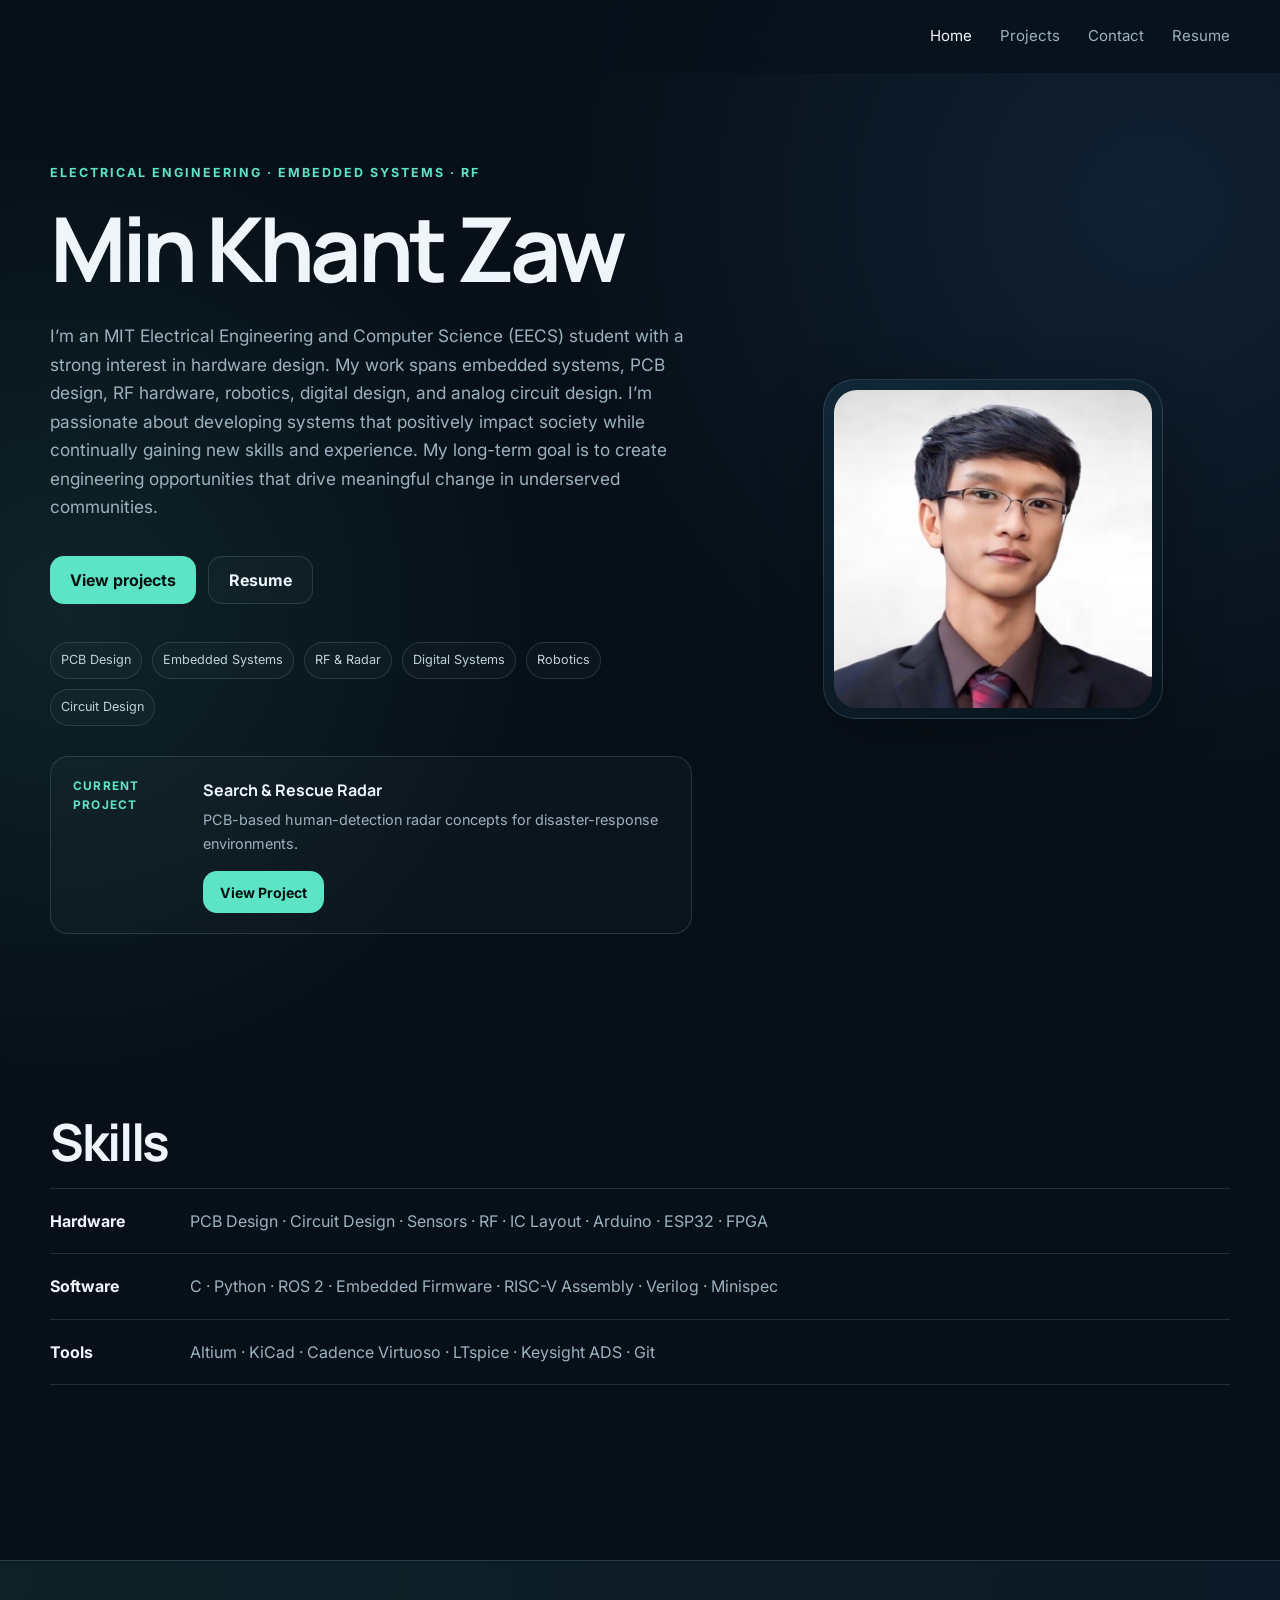
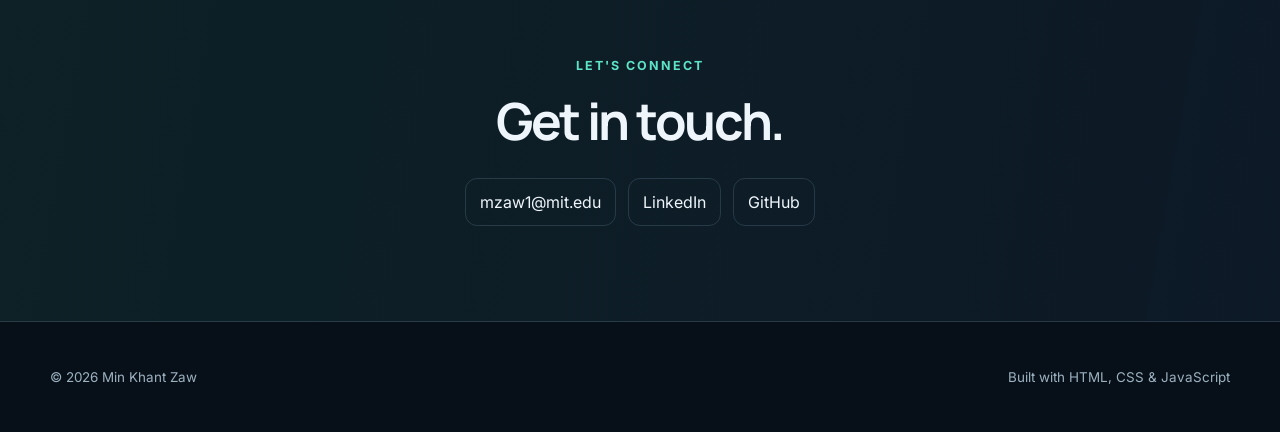
<file: index.html>
<!DOCTYPE html>
<html lang="en">
<head>
  <meta charset="UTF-8" />
  <meta name="viewport" content="width=device-width, initial-scale=1.0" />
  <meta name="description" content="Min Khant Zaw's electrical engineering and embedded systems portfolio." />
  <meta property="og:title" content="Min Khant Zaw | Engineering Portfolio" />
  <meta property="og:description" content="Electrical engineering, embedded systems, RF, robotics, and digital design projects." />
  <meta property="og:type" content="website" />
  <meta property="og:image" content="https://min-khant-zaw.github.io/og.png" />
  <meta name="twitter:card" content="summary_large_image" />
  <meta name="twitter:title" content="Min Khant Zaw | Engineering Portfolio" />
  <meta name="twitter:description" content="Electrical engineering, embedded systems, RF, robotics, and digital design projects." />
  <meta name="twitter:image" content="https://min-khant-zaw.github.io/og.png" />
  <title>Min Khant Zaw | Engineering Portfolio</title>
  <link rel="preconnect" href="https://fonts.googleapis.com">
  <link rel="preconnect" href="https://fonts.gstatic.com" crossorigin>
  <link href="https://fonts.googleapis.com/css2?family=Inter:wght@400;500;600;700&family=Manrope:wght@600;700;800&display=swap" rel="stylesheet">
  <link rel="stylesheet" href="styles.css?v=21" />
</head>
<body>
  <header class="site-header">
    <nav class="nav nav-simple container" aria-label="Primary navigation">
      <button class="nav-toggle" aria-expanded="false" aria-controls="nav-links" aria-label="Toggle navigation">☰</button>
      <div class="nav-links" id="nav-links">
        <a href="index.html" aria-current="page">Home</a>
        <a href="projects.html">Projects</a>
        <a href="contact.html">Contact</a>
        <a href="resume.pdf" target="_blank" rel="noopener">Resume</a>
      </div>
    </nav>
  </header>

  <main id="top">
    <section class="hero container">
      <div class="hero-copy reveal">
        <p class="eyebrow">ELECTRICAL ENGINEERING · EMBEDDED SYSTEMS · RF</p>
        <h1>Min Khant Zaw</h1>
        <p class="hero-text">
          I’m an MIT Electrical Engineering and Computer Science (EECS) student with a strong interest in hardware design. My work spans embedded systems, PCB design, RF hardware, robotics, digital design, and analog circuit design. I’m passionate about developing systems that positively impact society while continually gaining new skills and experience. My long-term goal is to create engineering opportunities that drive meaningful change in underserved communities.
        </p>
        <div class="hero-actions">
          <a class="button primary" href="projects.html">View projects</a>
          <a class="button secondary" href="resume.pdf" target="_blank" rel="noopener">Resume</a>
        </div>
        <div class="hero-meta" aria-label="Areas of focus">
          <span>PCB Design</span>
          <span>Embedded Systems</span>
          <span>RF & Radar</span>
          <span>Digital Systems</span>
          <span>Robotics</span>
          <span>Circuit Design</span>
        </div>
        <a class="focus-strip" href="search-rescue-radar.html" aria-label="View Search and Rescue Radar project">
          <span class="focus-label">Current Project</span>
          <div>
            <strong>Search &amp; Rescue Radar</strong>
            <p>PCB-based human-detection radar concepts for disaster-response environments.</p>
            <span class="button primary focus-button">View Project</span>
          </div>
        </a>
      </div>

      <aside class="hero-panel reveal" aria-label="Portrait of Min Khant Zaw">
        <figure class="profile-card">
          <img src="profile-picture.jpg" alt="Min Khant Zaw" width="560" height="560" />
        </figure>
      </aside>
    </section>

    <section class="section page-section skills-section container" aria-labelledby="skills-title">
      <div class="section-heading reveal">
        <h2 id="skills-title">Skills</h2>
      </div>
      <div class="about-copy reveal">
        <div class="skills">
          <div><strong>Hardware</strong><span>PCB Design · Circuit Design · Sensors · RF · IC Layout · Arduino · ESP32 · FPGA</span></div>
          <div><strong>Software</strong><span>C · Python · ROS 2 · Embedded Firmware · RISC-V Assembly · Verilog · Minispec</span></div>
          <div><strong>Tools</strong><span>Altium · KiCad · Cadence Virtuoso · LTspice · Keysight ADS · Git</span></div>
        </div>
      </div>
    </section>

    <section class="contact-section" aria-labelledby="connect-title">
      <div class="contact-inner container reveal">
        <p class="eyebrow">LET'S CONNECT</p>
        <h2 id="connect-title">Get in touch.</h2>
        <div class="contact-links">
          <a href="mailto:mzaw1@mit.edu">mzaw1@mit.edu</a>
          <a href="https://www.linkedin.com/in/minkhant-zaw/" target="_blank" rel="noopener">LinkedIn</a>
          <a href="https://github.com/Min-Khant-Zaw" target="_blank" rel="noopener">GitHub</a>
        </div>
      </div>
    </section>
  </main>

  <footer class="footer container">
    <span>© <span id="year"></span> Min Khant Zaw</span>
    <span>Built with HTML, CSS & JavaScript</span>
  </footer>

  <script src="script.js"></script>
</body>
</html>
</file>
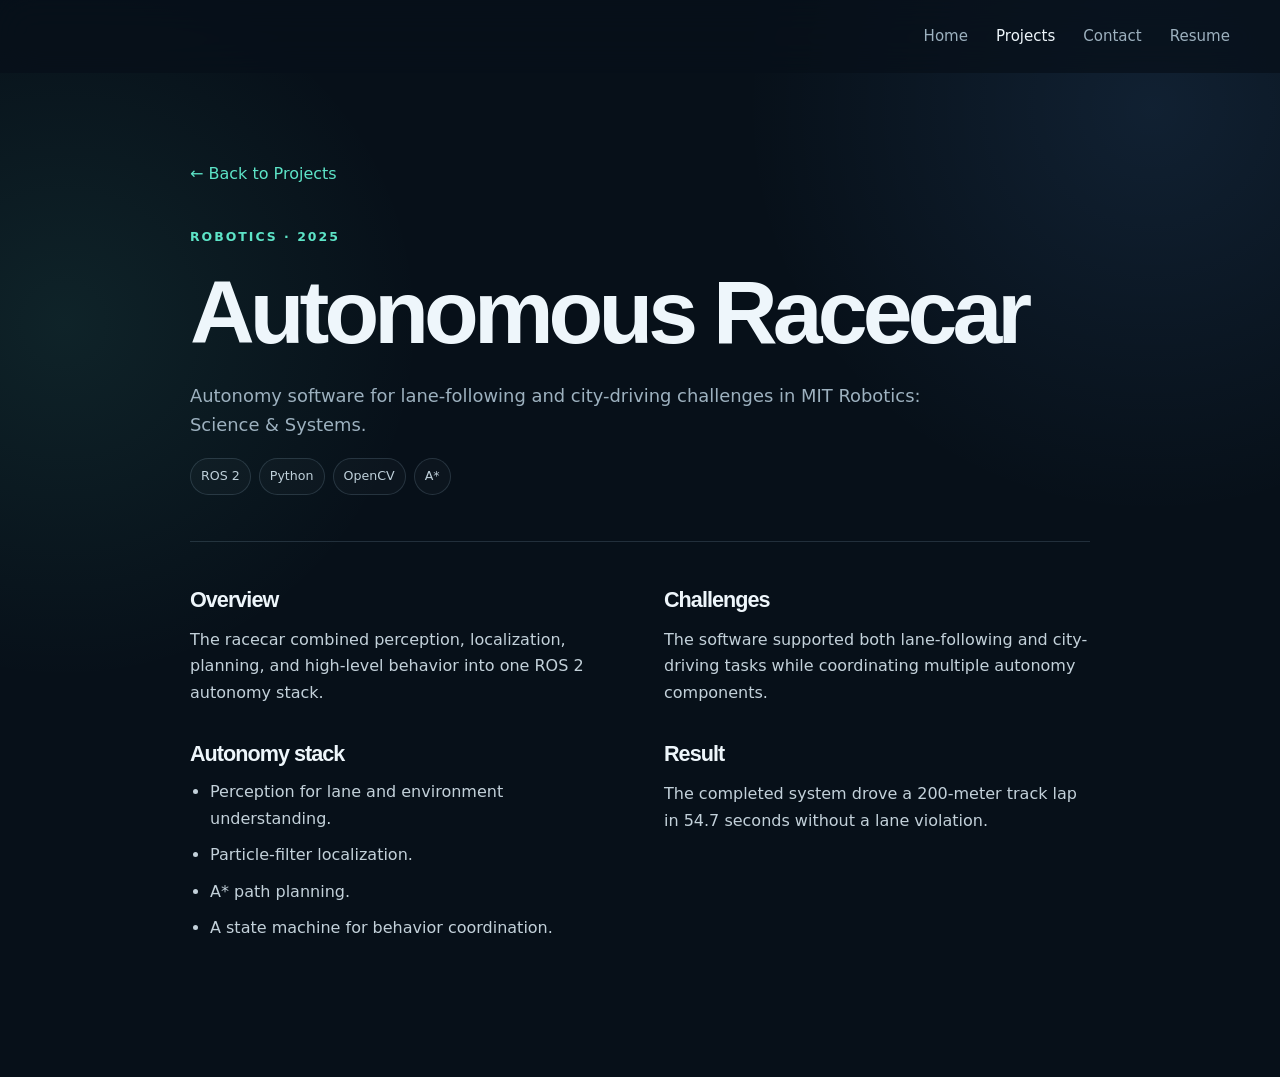
<file: autonomous-racecar.html>
<!DOCTYPE html><html lang="en"><head><meta charset="UTF-8"><meta name="viewport" content="width=device-width, initial-scale=1.0"><title>Autonomous Racecar | Min Khant Zaw</title><link rel="stylesheet" href="styles.css?v=29"></head><body>
<header class="site-header"><nav class="nav nav-simple container" aria-label="Primary navigation"><button class="nav-toggle" aria-expanded="false" aria-controls="nav-links" aria-label="Toggle navigation">☰</button><div class="nav-links" id="nav-links"><a href="index.html">Home</a><a href="projects.html" aria-current="page">Projects</a><a href="contact.html">Contact</a><a href="resume.pdf" target="_blank" rel="noopener">Resume</a></div></nav></header>
<main class="project-detail container"><a class="back-link" href="projects.html">← Back to Projects</a><header class="project-detail-header"><p class="eyebrow">ROBOTICS · 2025</p><h1>Autonomous Racecar</h1><p>Autonomy software for lane-following and city-driving challenges in MIT Robotics: Science &amp; Systems.</p><div class="tags"><span>ROS 2</span><span>Python</span><span>OpenCV</span><span>A*</span></div></header><div class="project-detail-grid"><div><section class="project-detail-section"><h2>Overview</h2><p>The racecar combined perception, localization, planning, and high-level behavior into one ROS 2 autonomy stack.</p></section><section class="project-detail-section"><h2>Autonomy stack</h2><ul><li>Perception for lane and environment understanding.</li><li>Particle-filter localization.</li><li>A* path planning.</li><li>A state machine for behavior coordination.</li></ul></section></div><div><section class="project-detail-section"><h2>Challenges</h2><p>The software supported both lane-following and city-driving tasks while coordinating multiple autonomy components.</p></section><section class="project-detail-section"><h2>Result</h2><p>The completed system drove a 200-meter track lap in 54.7 seconds without a lane violation.</p></section></div></div></main><script src="script.js"></script></body></html>
</file>
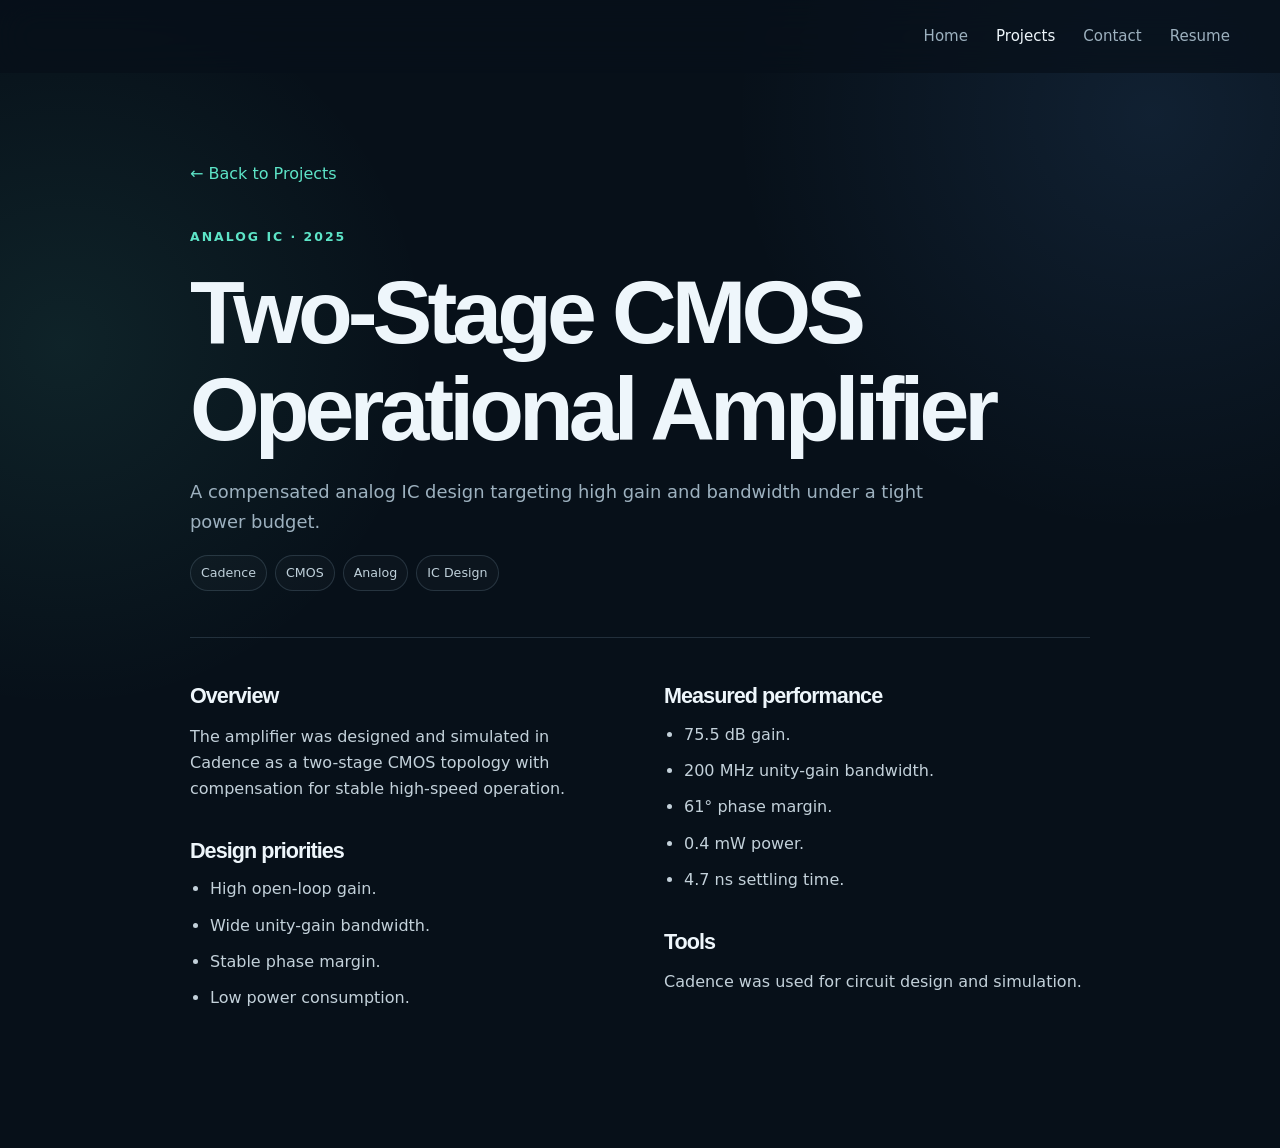
<file: cmos-operational-amplifier.html>
<!DOCTYPE html><html lang="en"><head><meta charset="UTF-8"><meta name="viewport" content="width=device-width, initial-scale=1.0"><title>CMOS Operational Amplifier | Min Khant Zaw</title><link rel="stylesheet" href="styles.css?v=29"></head><body>
<header class="site-header"><nav class="nav nav-simple container" aria-label="Primary navigation"><button class="nav-toggle" aria-expanded="false" aria-controls="nav-links" aria-label="Toggle navigation">☰</button><div class="nav-links" id="nav-links"><a href="index.html">Home</a><a href="projects.html" aria-current="page">Projects</a><a href="contact.html">Contact</a><a href="resume.pdf" target="_blank" rel="noopener">Resume</a></div></nav></header>
<main class="project-detail container"><a class="back-link" href="projects.html">← Back to Projects</a><header class="project-detail-header"><p class="eyebrow">ANALOG IC · 2025</p><h1>Two-Stage CMOS Operational Amplifier</h1><p>A compensated analog IC design targeting high gain and bandwidth under a tight power budget.</p><div class="tags"><span>Cadence</span><span>CMOS</span><span>Analog</span><span>IC Design</span></div></header><div class="project-detail-grid"><div><section class="project-detail-section"><h2>Overview</h2><p>The amplifier was designed and simulated in Cadence as a two-stage CMOS topology with compensation for stable high-speed operation.</p></section><section class="project-detail-section"><h2>Design priorities</h2><ul><li>High open-loop gain.</li><li>Wide unity-gain bandwidth.</li><li>Stable phase margin.</li><li>Low power consumption.</li></ul></section></div><div><section class="project-detail-section"><h2>Measured performance</h2><ul><li>75.5 dB gain.</li><li>200 MHz unity-gain bandwidth.</li><li>61° phase margin.</li><li>0.4 mW power.</li><li>4.7 ns settling time.</li></ul></section><section class="project-detail-section"><h2>Tools</h2><p>Cadence was used for circuit design and simulation.</p></section></div></div></main><script src="script.js"></script></body></html>
</file>
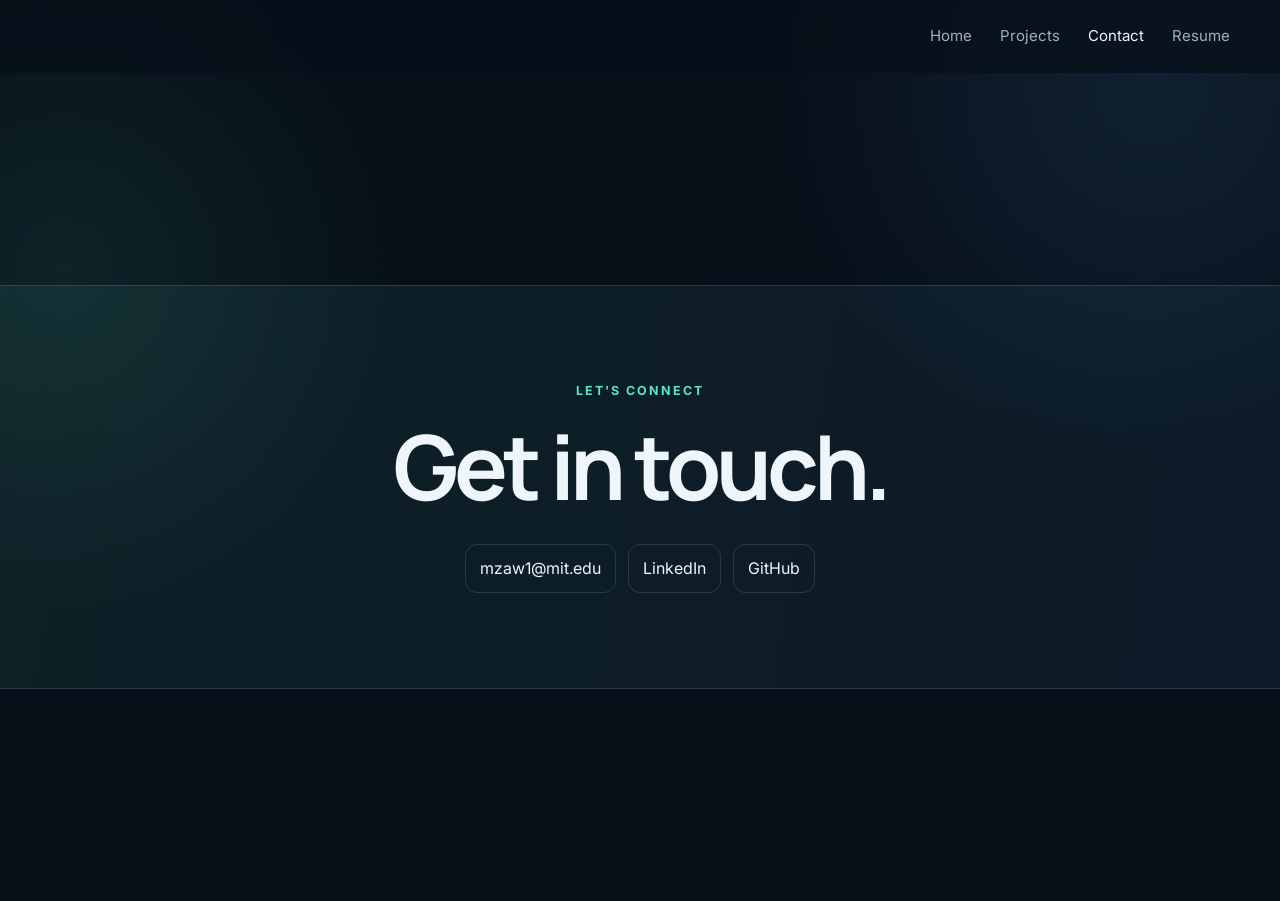
<file: contact.html>
<!DOCTYPE html>
<html lang="en">
<head>
  <meta charset="UTF-8" />
  <meta name="viewport" content="width=device-width, initial-scale=1.0" />
  <meta name="description" content="Contact Min Khant Zaw." />
  <title>Contact | Min Khant Zaw</title>
  <link rel="preconnect" href="https://fonts.googleapis.com">
  <link rel="preconnect" href="https://fonts.gstatic.com" crossorigin>
  <link href="https://fonts.googleapis.com/css2?family=Inter:wght@400;500;600;700&family=Manrope:wght@600;700;800&display=swap" rel="stylesheet">
  <link rel="stylesheet" href="styles.css?v=21" />
</head>
<body>
  <header class="site-header">
    <nav class="nav nav-simple container" aria-label="Primary navigation">
      <button class="nav-toggle" aria-expanded="false" aria-controls="nav-links" aria-label="Toggle navigation">☰</button>
      <div class="nav-links" id="nav-links">
        <a href="index.html">Home</a>
        <a href="projects.html">Projects</a>
        <a href="contact.html" aria-current="page">Contact</a>
        <a href="resume.pdf" target="_blank" rel="noopener">Resume</a>
      </div>
    </nav>
  </header>

  <main class="contact-page">
    <section class="contact-section standalone-contact" aria-labelledby="contact-title">
      <div class="contact-inner container reveal">
        <p class="eyebrow">LET'S CONNECT</p>
        <h1 id="contact-title">Get in touch.</h1>
        <div class="contact-links">
          <a href="mailto:mzaw1@mit.edu">mzaw1@mit.edu</a>
          <a href="https://www.linkedin.com/in/minkhant-zaw/" target="_blank" rel="noopener">LinkedIn</a>
          <a href="https://github.com/Min-Khant-Zaw" target="_blank" rel="noopener">GitHub</a>
        </div>
      </div>
    </section>
  </main>

  <script src="script.js"></script>
</body>
</html>
</file>
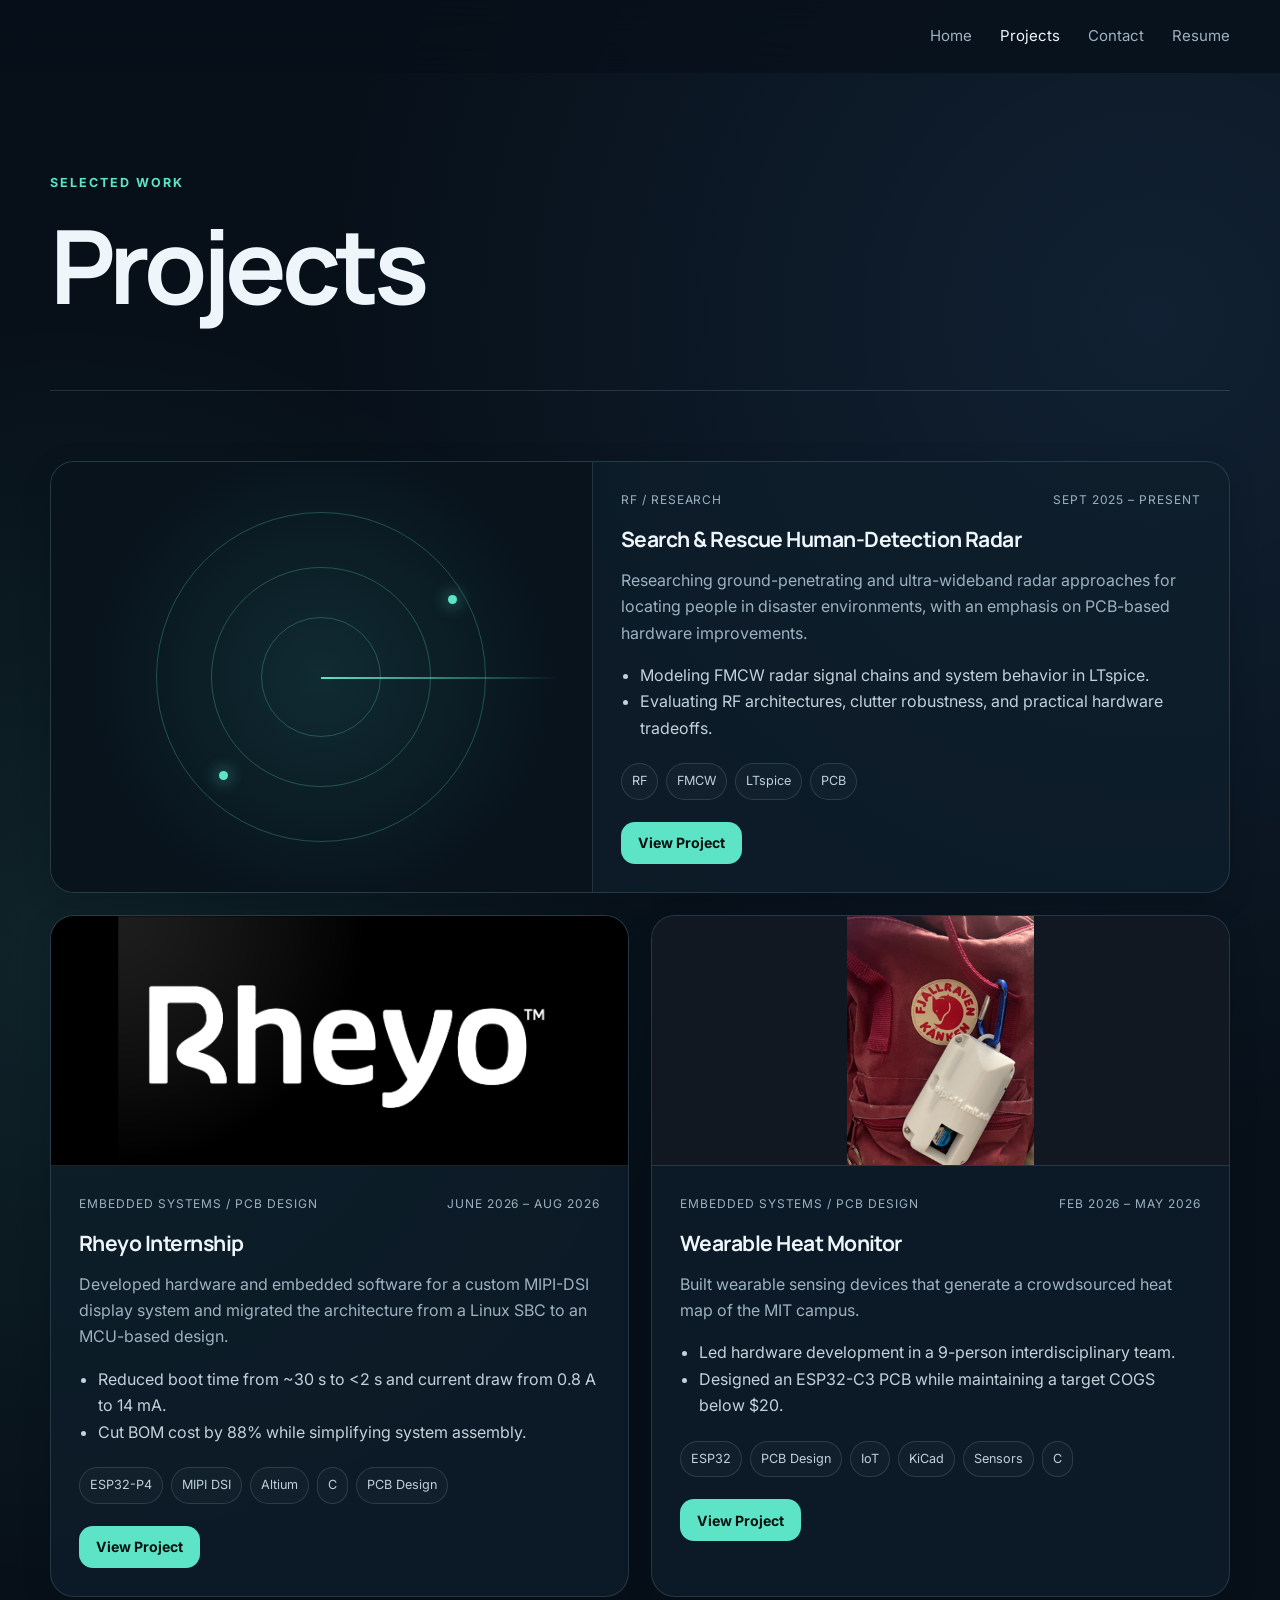
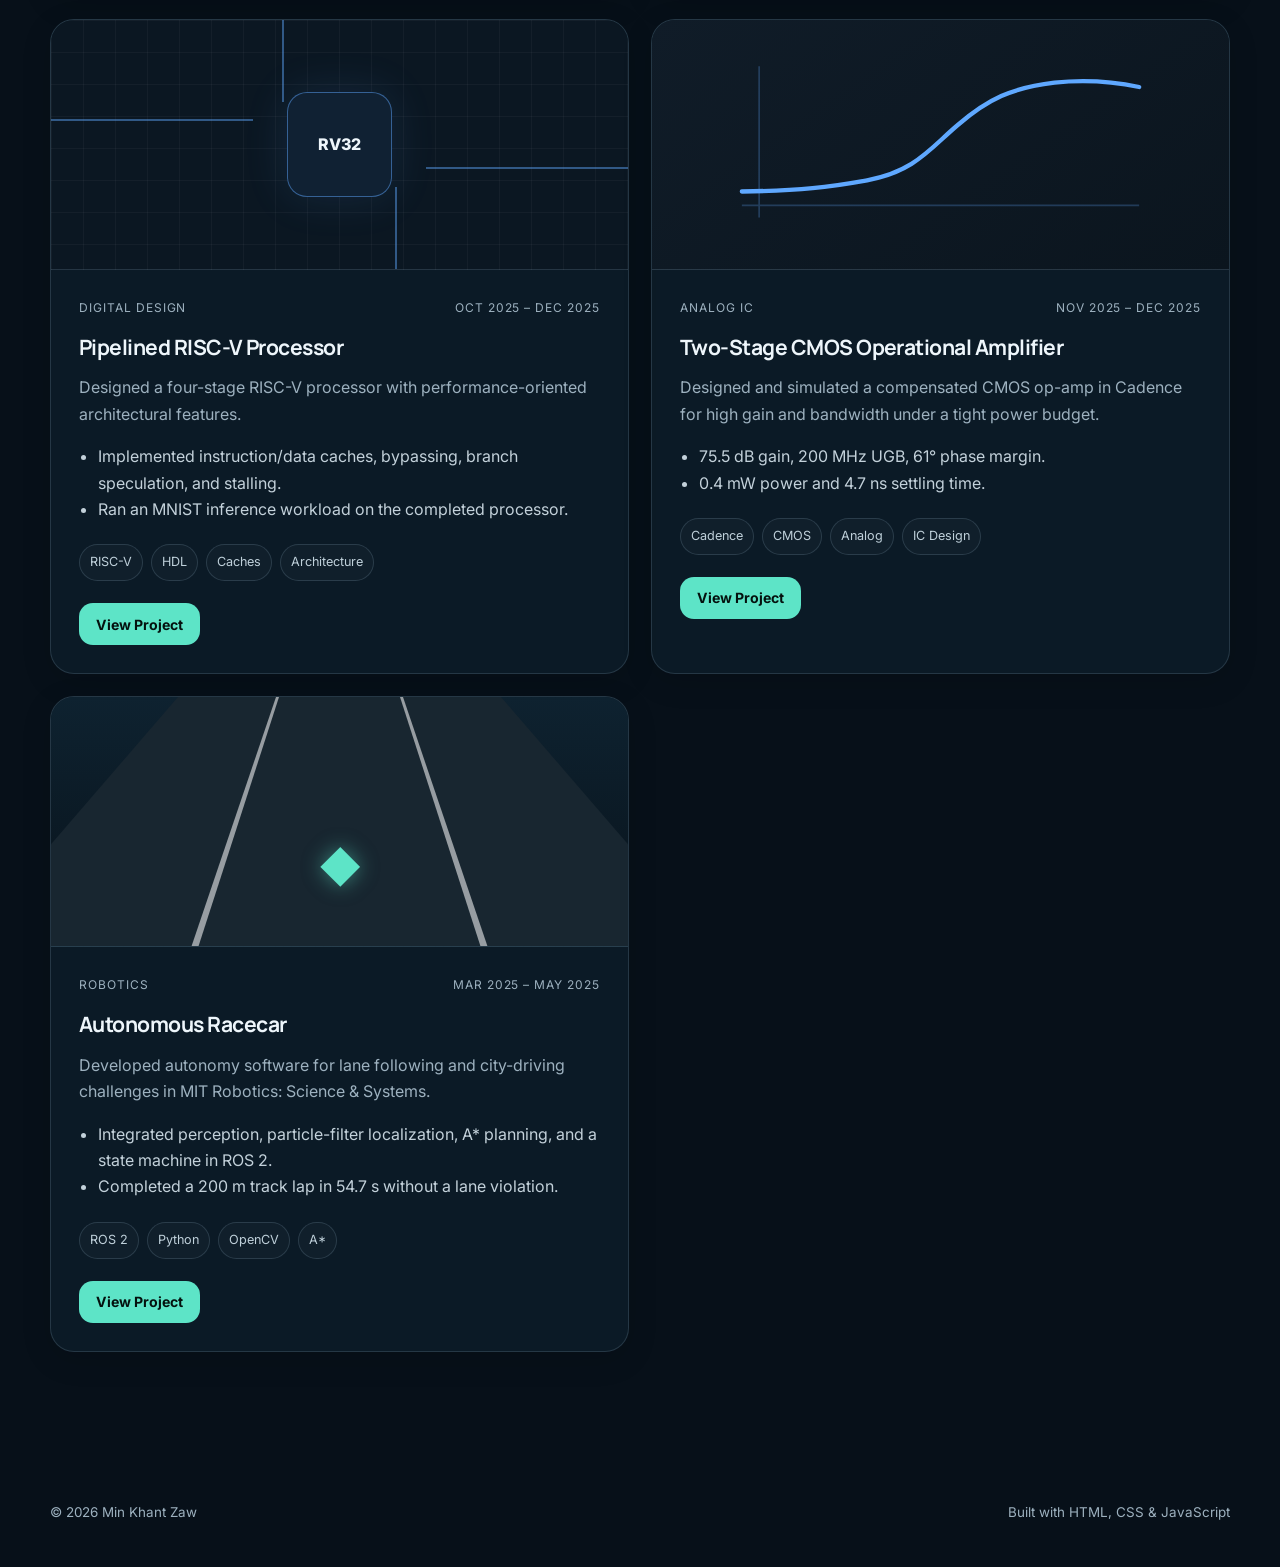
<file: projects.html>
<!DOCTYPE html>
<html lang="en">
<head>
  <meta charset="UTF-8" />
  <meta name="viewport" content="width=device-width, initial-scale=1.0" />
  <meta name="description" content="Selected electrical engineering, embedded systems, RF, robotics, and digital design projects by Min Khant Zaw." />
  <meta property="og:title" content="Projects | Min Khant Zaw" />
  <meta property="og:description" content="Selected RF, PCB, embedded systems, robotics, analog IC, and computer architecture projects." />
  <meta property="og:type" content="website" />
  <meta property="og:image" content="https://min-khant-zaw.github.io/og.png" />
  <meta name="twitter:card" content="summary_large_image" />
  <meta name="twitter:title" content="Projects | Min Khant Zaw" />
  <meta name="twitter:description" content="Selected RF, PCB, embedded systems, robotics, analog IC, and computer architecture projects." />
  <meta name="twitter:image" content="https://min-khant-zaw.github.io/og.png" />
  <title>Projects | Min Khant Zaw</title>
  <link rel="preconnect" href="https://fonts.googleapis.com">
  <link rel="preconnect" href="https://fonts.gstatic.com" crossorigin>
  <link href="https://fonts.googleapis.com/css2?family=Inter:wght@400;500;600;700&family=Manrope:wght@600;700;800&display=swap" rel="stylesheet">
  <link rel="stylesheet" href="styles.css?v=29" />
</head>
<body>
  <header class="site-header">
    <nav class="nav nav-simple container" aria-label="Primary navigation">
      <button class="nav-toggle" aria-expanded="false" aria-controls="nav-links" aria-label="Toggle navigation">☰</button>
      <div class="nav-links" id="nav-links">
        <a href="index.html">Home</a>
        <a href="projects.html" aria-current="page">Projects</a>
        <a href="contact.html">Contact</a>
        <a href="resume.pdf" target="_blank" rel="noopener">Resume</a>
      </div>
    </nav>
  </header>

  <main>
    <section class="page-hero container reveal">
      <p class="eyebrow">SELECTED WORK</p>
      <h1>Projects</h1>
    </section>

    <section class="section page-section container">
      <div class="project-grid">
        <article class="project-card featured reveal">
          <div class="project-visual radar-visual" aria-hidden="true">
            <div class="radar-ring ring-1"></div><div class="radar-ring ring-2"></div><div class="radar-ring ring-3"></div>
            <div class="radar-sweep"></div><div class="radar-target target-1"></div><div class="radar-target target-2"></div>
          </div>
          <div class="project-content">
            <div class="project-topline"><span>RF / Research</span><span>Sept 2025 – Present</span></div>
            <h3><a href="search-rescue-radar.html">Search & Rescue Human-Detection Radar</a></h3>
            <p>Researching ground-penetrating and ultra-wideband radar approaches for locating people in disaster environments, with an emphasis on PCB-based hardware improvements.</p>
            <ul>
              <li>Modeling FMCW radar signal chains and system behavior in LTspice.</li>
              <li>Evaluating RF architectures, clutter robustness, and practical hardware tradeoffs.</li>
            </ul>
            <div class="tags"><span>RF</span><span>FMCW</span><span>LTspice</span><span>PCB</span></div>
            <div class="project-actions"><a class="button primary" href="search-rescue-radar.html">View Project</a></div>
          </div>
        </article>

        <article class="project-card reveal">
          <div class="project-visual project-image rheyo-cover">
            <img src="rheyo.png" alt="Rheyo logo" />
          </div>
          <div class="project-content">
            <div class="project-topline"><span>Embedded Systems / PCB Design</span><span>June 2026 – Aug 2026</span></div>
            <h3><a href="rheyo-internship.html">Rheyo Internship</a></h3>
            <p>Developed hardware and embedded software for a custom MIPI-DSI display system and migrated the architecture from a Linux SBC to an MCU-based design.</p>
            <ul>
              <li>Reduced boot time from ~30 s to &lt;2 s and current draw from 0.8 A to 14 mA.</li>
              <li>Cut BOM cost by 88% while simplifying system assembly.</li>
            </ul>
            <div class="tags"><span>ESP32-P4</span><span>MIPI DSI</span><span>Altium</span><span>C</span><span>PCB Design</span></div>
            <div class="project-actions"><a class="button primary" href="rheyo-internship.html">View Project</a></div>
          </div>
        </article>

        <article class="project-card reveal">
          <div class="project-visual project-image heat-cover">
            <img src="wearable-heat-monitor.png" alt="Wearable Heat Monitor device attached to a backpack" />
          </div>
          <div class="project-content">
            <div class="project-topline"><span>Embedded Systems / PCB Design</span><span>Feb 2026 – May 2026</span></div>
            <h3><a href="wearable-heat-monitor.html">Wearable Heat Monitor</a></h3>
            <p>Built wearable sensing devices that generate a crowdsourced heat map of the MIT campus.</p>
            <ul>
              <li>Led hardware development in a 9-person interdisciplinary team.</li>
              <li>Designed an ESP32-C3 PCB while maintaining a target COGS below $20.</li>
            </ul>
            <div class="tags"><span>ESP32</span><span>PCB Design</span><span>IoT</span><span>KiCad</span><span>Sensors</span><span>C</span></div>
            <div class="project-actions"><a class="button primary" href="wearable-heat-monitor.html">View Project</a></div>
          </div>
        </article>

        <article class="project-card reveal">
          <div class="project-visual cpu-visual" aria-hidden="true">
            <div class="cpu-core">RV32</div><span class="trace t1"></span><span class="trace t2"></span><span class="trace t3"></span><span class="trace t4"></span>
          </div>
          <div class="project-content">
            <div class="project-topline"><span>Digital Design</span><span>Oct 2025 – Dec 2025</span></div>
            <h3><a href="risc-v-processor.html">Pipelined RISC-V Processor</a></h3>
            <p>Designed a four-stage RISC-V processor with performance-oriented architectural features.</p>
            <ul>
              <li>Implemented instruction/data caches, bypassing, branch speculation, and stalling.</li>
              <li>Ran an MNIST inference workload on the completed processor.</li>
            </ul>
            <div class="tags"><span>RISC-V</span><span>HDL</span><span>Caches</span><span>Architecture</span></div>
            <div class="project-actions"><a class="button primary" href="risc-v-processor.html">View Project</a></div>
          </div>
        </article>

        <article class="project-card reveal">
          <div class="project-visual analog-visual" aria-hidden="true">
            <svg viewBox="0 0 500 220" role="img" aria-label="Stylized amplifier frequency response">
              <path d="M20 165 C90 164 120 160 165 152 C220 142 238 115 270 88 C305 58 332 45 382 39 C420 35 451 38 480 44" fill="none" stroke="currentColor" stroke-width="5" stroke-linecap="round"/>
              <path d="M20 181 H480 M40 20 V195" fill="none" stroke="currentColor" stroke-width="2" opacity=".25"/>
            </svg>
          </div>
          <div class="project-content">
            <div class="project-topline"><span>Analog IC</span><span>Nov 2025 – Dec 2025</span></div>
            <h3><a href="cmos-operational-amplifier.html">Two-Stage CMOS Operational Amplifier</a></h3>
            <p>Designed and simulated a compensated CMOS op-amp in Cadence for high gain and bandwidth under a tight power budget.</p>
            <ul>
              <li>75.5 dB gain, 200 MHz UGB, 61° phase margin.</li>
              <li>0.4 mW power and 4.7 ns settling time.</li>
            </ul>
            <div class="tags"><span>Cadence</span><span>CMOS</span><span>Analog</span><span>IC Design</span></div>
            <div class="project-actions"><a class="button primary" href="cmos-operational-amplifier.html">View Project</a></div>
          </div>
        </article>

        <article class="project-card reveal">
          <div class="project-visual robot-visual" aria-hidden="true">
            <div class="road"></div><div class="lane left"></div><div class="lane right"></div><div class="robot">◆</div>
          </div>
          <div class="project-content">
            <div class="project-topline"><span>Robotics</span><span>Mar 2025 – May 2025</span></div>
            <h3><a href="autonomous-racecar.html">Autonomous Racecar</a></h3>
            <p>Developed autonomy software for lane following and city-driving challenges in MIT Robotics: Science & Systems.</p>
            <ul>
              <li>Integrated perception, particle-filter localization, A* planning, and a state machine in ROS 2.</li>
              <li>Completed a 200 m track lap in 54.7 s without a lane violation.</li>
            </ul>
            <div class="tags"><span>ROS 2</span><span>Python</span><span>OpenCV</span><span>A*</span></div>
            <div class="project-actions"><a class="button primary" href="autonomous-racecar.html">View Project</a></div>
          </div>
        </article>

      </div>
    </section>
  </main>

  <footer class="footer container">
    <span>© <span id="year"></span> Min Khant Zaw</span>
    <span>Built with HTML, CSS & JavaScript</span>
  </footer>
  <script src="script.js"></script>
</body>
</html>
</file>
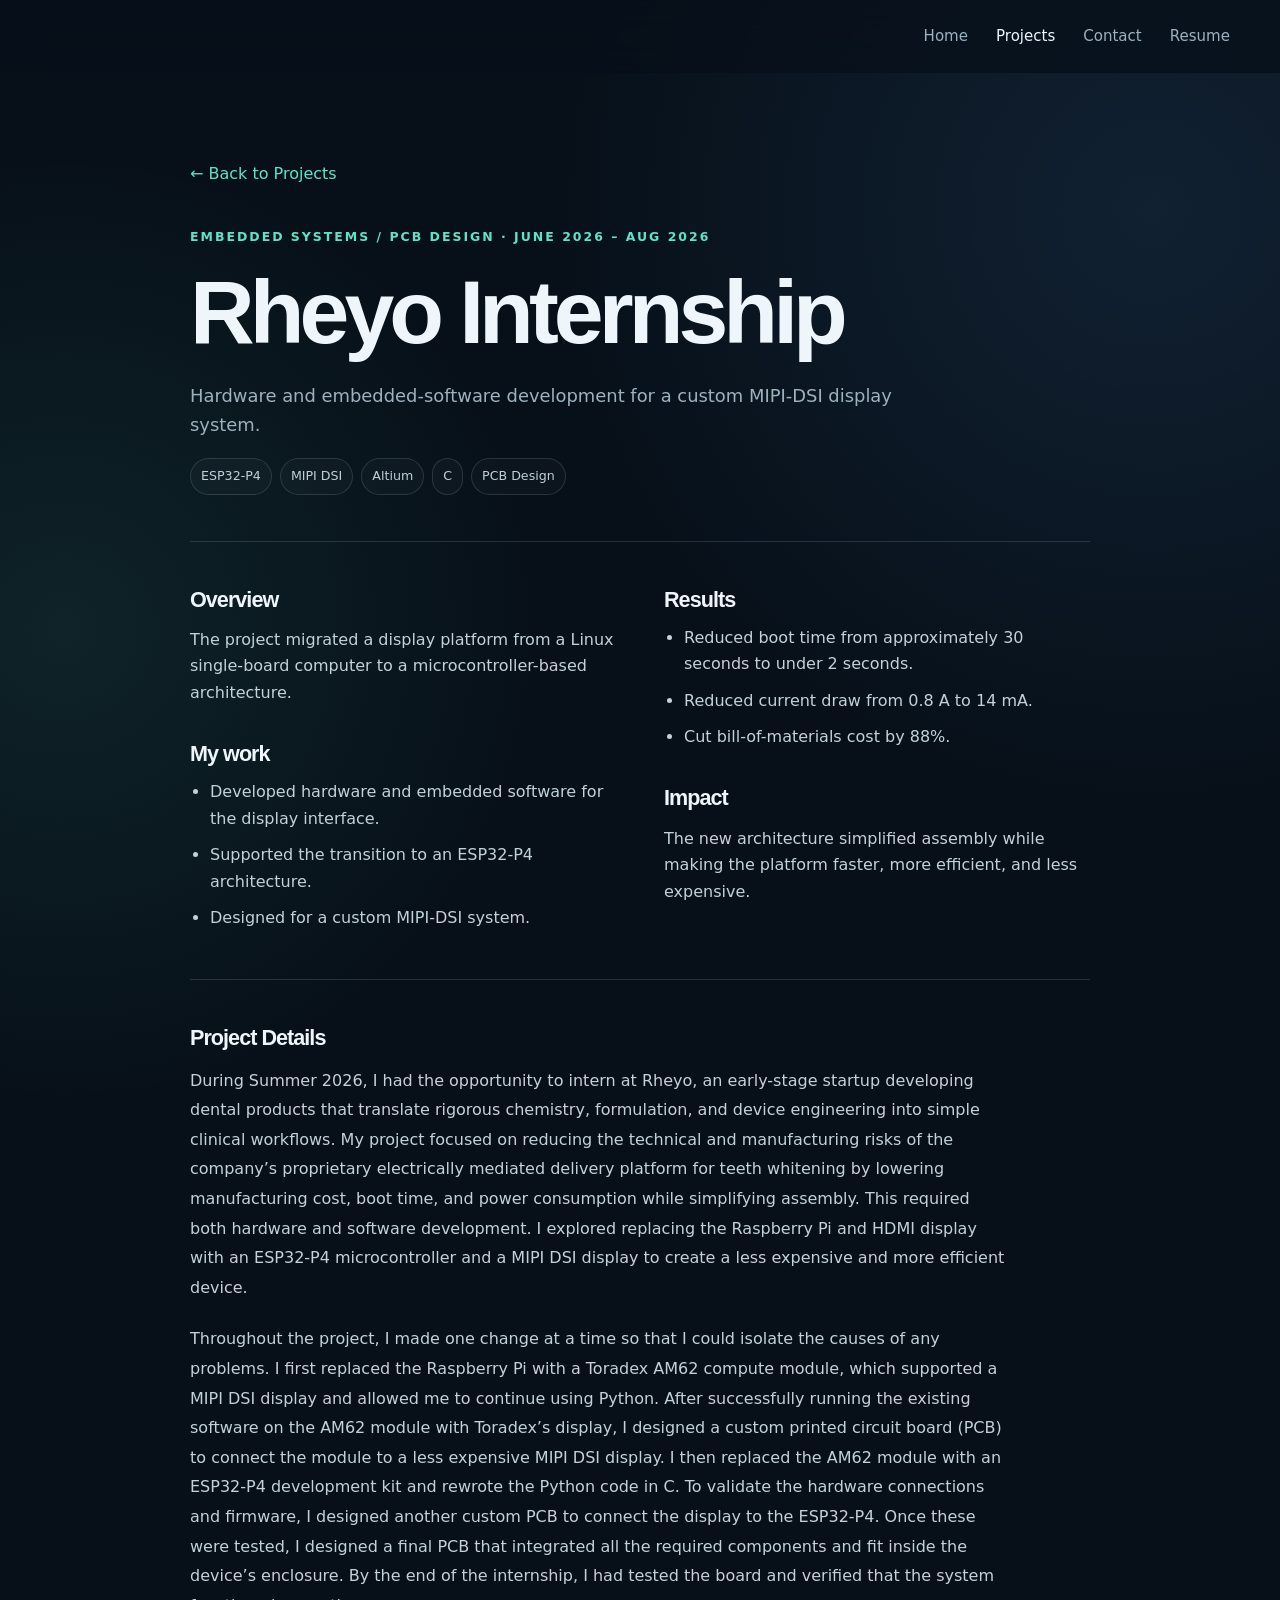
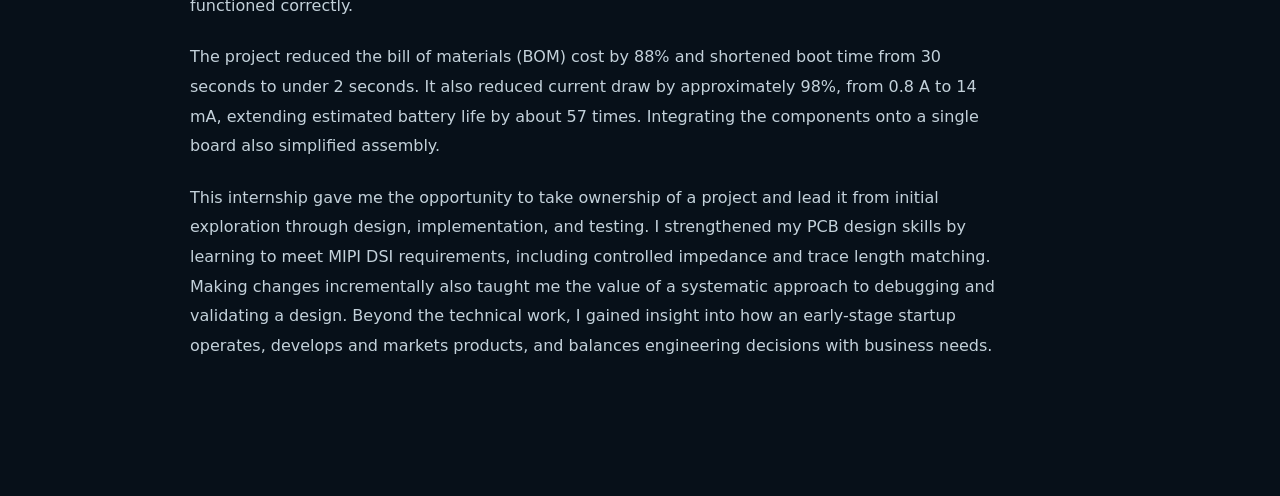
<file: rheyo-internship.html>
<!DOCTYPE html><html lang="en"><head><meta charset="UTF-8"><meta name="viewport" content="width=device-width, initial-scale=1.0"><title>Rheyo Internship | Min Khant Zaw</title><link rel="stylesheet" href="styles.css?v=29"></head><body>
<header class="site-header"><nav class="nav nav-simple container" aria-label="Primary navigation"><button class="nav-toggle" aria-expanded="false" aria-controls="nav-links" aria-label="Toggle navigation">☰</button><div class="nav-links" id="nav-links"><a href="index.html">Home</a><a href="projects.html" aria-current="page">Projects</a><a href="contact.html">Contact</a><a href="resume.pdf" target="_blank" rel="noopener">Resume</a></div></nav></header>
<main class="project-detail container"><a class="back-link" href="projects.html">← Back to Projects</a><header class="project-detail-header"><p class="eyebrow">EMBEDDED SYSTEMS / PCB DESIGN · JUNE 2026 – AUG 2026</p><h1>Rheyo Internship</h1><p>Hardware and embedded-software development for a custom MIPI-DSI display system.</p><div class="tags"><span>ESP32-P4</span><span>MIPI DSI</span><span>Altium</span><span>C</span><span>PCB Design</span></div></header><div class="project-detail-grid"><div><section class="project-detail-section"><h2>Overview</h2><p>The project migrated a display platform from a Linux single-board computer to a microcontroller-based architecture.</p></section><section class="project-detail-section"><h2>My work</h2><ul><li>Developed hardware and embedded software for the display interface.</li><li>Supported the transition to an ESP32-P4 architecture.</li><li>Designed for a custom MIPI-DSI system.</li></ul></section></div><div><section class="project-detail-section"><h2>Results</h2><ul><li>Reduced boot time from approximately 30 seconds to under 2 seconds.</li><li>Reduced current draw from 0.8 A to 14 mA.</li><li>Cut bill-of-materials cost by 88%.</li></ul></section><section class="project-detail-section"><h2>Impact</h2><p>The new architecture simplified assembly while making the platform faster, more efficient, and less expensive.</p></section></div></div>
<section class="project-detail-section project-story">
  <h2>Project Details</h2>
  <p>During Summer 2026, I had the opportunity to intern at Rheyo, an early-stage startup developing dental products that translate rigorous chemistry, formulation, and device engineering into simple clinical workflows. My project focused on reducing the technical and manufacturing risks of the company’s proprietary electrically mediated delivery platform for teeth whitening by lowering manufacturing cost, boot time, and power consumption while simplifying assembly. This required both hardware and software development. I explored replacing the Raspberry Pi and HDMI display with an ESP32-P4 microcontroller and a MIPI DSI display to create a less expensive and more efficient device.</p>
  <p>Throughout the project, I made one change at a time so that I could isolate the causes of any problems. I first replaced the Raspberry Pi with a Toradex AM62 compute module, which supported a MIPI DSI display and allowed me to continue using Python. After successfully running the existing software on the AM62 module with Toradex’s display, I designed a custom printed circuit board (PCB) to connect the module to a less expensive MIPI DSI display. I then replaced the AM62 module with an ESP32-P4 development kit and rewrote the Python code in C. To validate the hardware connections and firmware, I designed another custom PCB to connect the display to the ESP32-P4. Once these were tested, I designed a final PCB that integrated all the required components and fit inside the device’s enclosure. By the end of the internship, I had tested the board and verified that the system functioned correctly.</p>
  <p>The project reduced the bill of materials (BOM) cost by 88% and shortened boot time from 30 seconds to under 2 seconds. It also reduced current draw by approximately 98%, from 0.8 A to 14 mA, extending estimated battery life by about 57 times. Integrating the components onto a single board also simplified assembly.</p>
  <p>This internship gave me the opportunity to take ownership of a project and lead it from initial exploration through design, implementation, and testing. I strengthened my PCB design skills by learning to meet MIPI DSI requirements, including controlled impedance and trace length matching. Making changes incrementally also taught me the value of a systematic approach to debugging and validating a design. Beyond the technical work, I gained insight into how an early-stage startup operates, develops and markets products, and balances engineering decisions with business needs.</p>
</section>
</main><script src="script.js"></script></body></html>
</file>
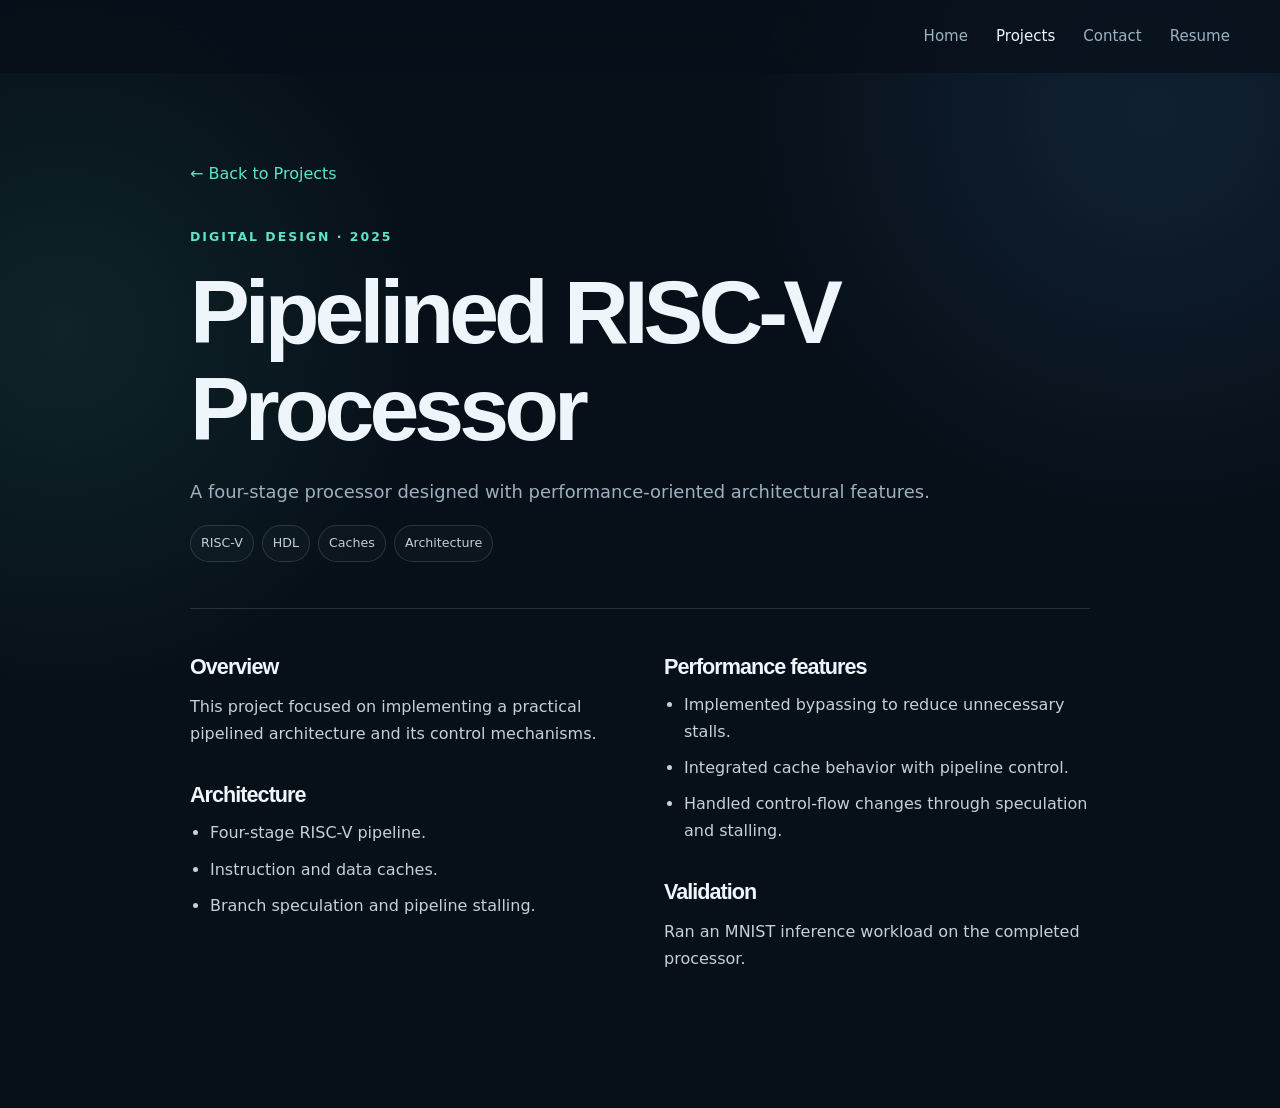
<file: risc-v-processor.html>
<!DOCTYPE html><html lang="en"><head><meta charset="UTF-8"><meta name="viewport" content="width=device-width, initial-scale=1.0"><title>Pipelined RISC-V Processor | Min Khant Zaw</title><link rel="stylesheet" href="styles.css?v=29"></head><body>
<header class="site-header"><nav class="nav nav-simple container" aria-label="Primary navigation"><button class="nav-toggle" aria-expanded="false" aria-controls="nav-links" aria-label="Toggle navigation">☰</button><div class="nav-links" id="nav-links"><a href="index.html">Home</a><a href="projects.html" aria-current="page">Projects</a><a href="contact.html">Contact</a><a href="resume.pdf" target="_blank" rel="noopener">Resume</a></div></nav></header>
<main class="project-detail container"><a class="back-link" href="projects.html">← Back to Projects</a><header class="project-detail-header"><p class="eyebrow">DIGITAL DESIGN · 2025</p><h1>Pipelined RISC-V Processor</h1><p>A four-stage processor designed with performance-oriented architectural features.</p><div class="tags"><span>RISC-V</span><span>HDL</span><span>Caches</span><span>Architecture</span></div></header><div class="project-detail-grid"><div><section class="project-detail-section"><h2>Overview</h2><p>This project focused on implementing a practical pipelined architecture and its control mechanisms.</p></section><section class="project-detail-section"><h2>Architecture</h2><ul><li>Four-stage RISC-V pipeline.</li><li>Instruction and data caches.</li><li>Branch speculation and pipeline stalling.</li></ul></section></div><div><section class="project-detail-section"><h2>Performance features</h2><ul><li>Implemented bypassing to reduce unnecessary stalls.</li><li>Integrated cache behavior with pipeline control.</li><li>Handled control-flow changes through speculation and stalling.</li></ul></section><section class="project-detail-section"><h2>Validation</h2><p>Ran an MNIST inference workload on the completed processor.</p></section></div></div></main><script src="script.js"></script></body></html>
</file>
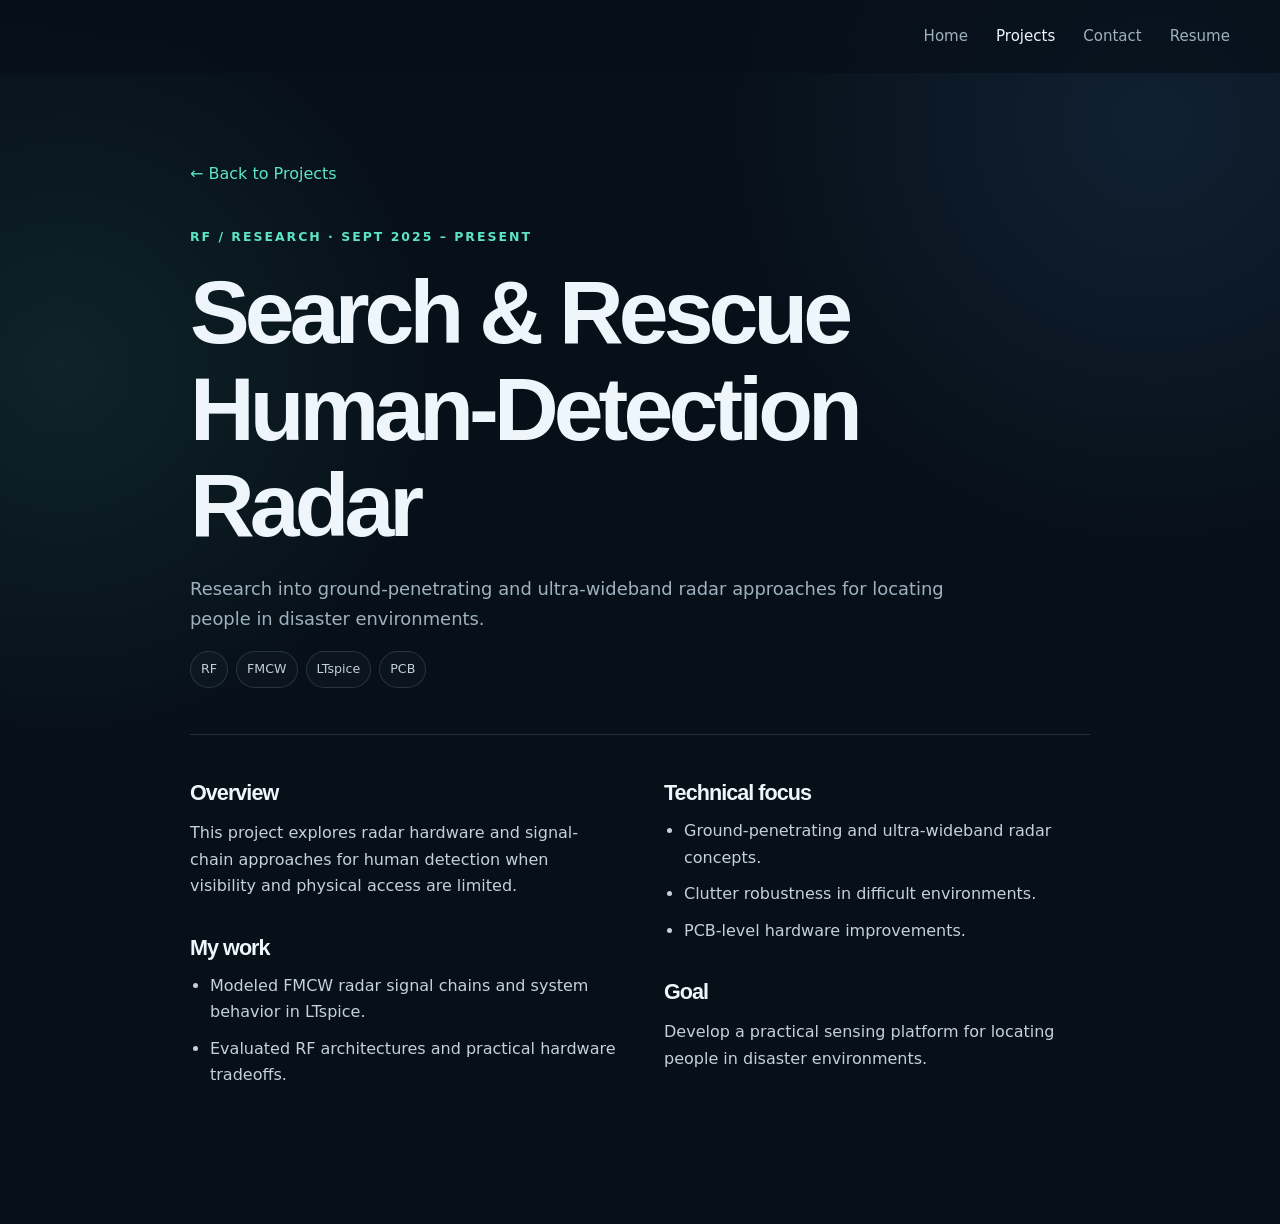
<file: search-rescue-radar.html>
<!DOCTYPE html><html lang="en"><head><meta charset="UTF-8"><meta name="viewport" content="width=device-width, initial-scale=1.0"><title>Search &amp; Rescue Radar | Min Khant Zaw</title><link rel="stylesheet" href="styles.css?v=29"></head><body>
<header class="site-header"><nav class="nav nav-simple container" aria-label="Primary navigation"><button class="nav-toggle" aria-expanded="false" aria-controls="nav-links" aria-label="Toggle navigation">☰</button><div class="nav-links" id="nav-links"><a href="index.html">Home</a><a href="projects.html" aria-current="page">Projects</a><a href="contact.html">Contact</a><a href="resume.pdf" target="_blank" rel="noopener">Resume</a></div></nav></header>
<main class="project-detail container"><a class="back-link" href="projects.html">← Back to Projects</a><header class="project-detail-header"><p class="eyebrow">RF / RESEARCH · SEPT 2025 – PRESENT</p><h1>Search &amp; Rescue Human-Detection Radar</h1><p>Research into ground-penetrating and ultra-wideband radar approaches for locating people in disaster environments.</p><div class="tags"><span>RF</span><span>FMCW</span><span>LTspice</span><span>PCB</span></div></header><div class="project-detail-grid"><div><section class="project-detail-section"><h2>Overview</h2><p>This project explores radar hardware and signal-chain approaches for human detection when visibility and physical access are limited.</p></section><section class="project-detail-section"><h2>My work</h2><ul><li>Modeled FMCW radar signal chains and system behavior in LTspice.</li><li>Evaluated RF architectures and practical hardware tradeoffs.</li></ul></section></div><div><section class="project-detail-section"><h2>Technical focus</h2><ul><li>Ground-penetrating and ultra-wideband radar concepts.</li><li>Clutter robustness in difficult environments.</li><li>PCB-level hardware improvements.</li></ul></section><section class="project-detail-section"><h2>Goal</h2><p>Develop a practical sensing platform for locating people in disaster environments.</p></section></div></div></main><script src="script.js"></script></body></html>
</file>
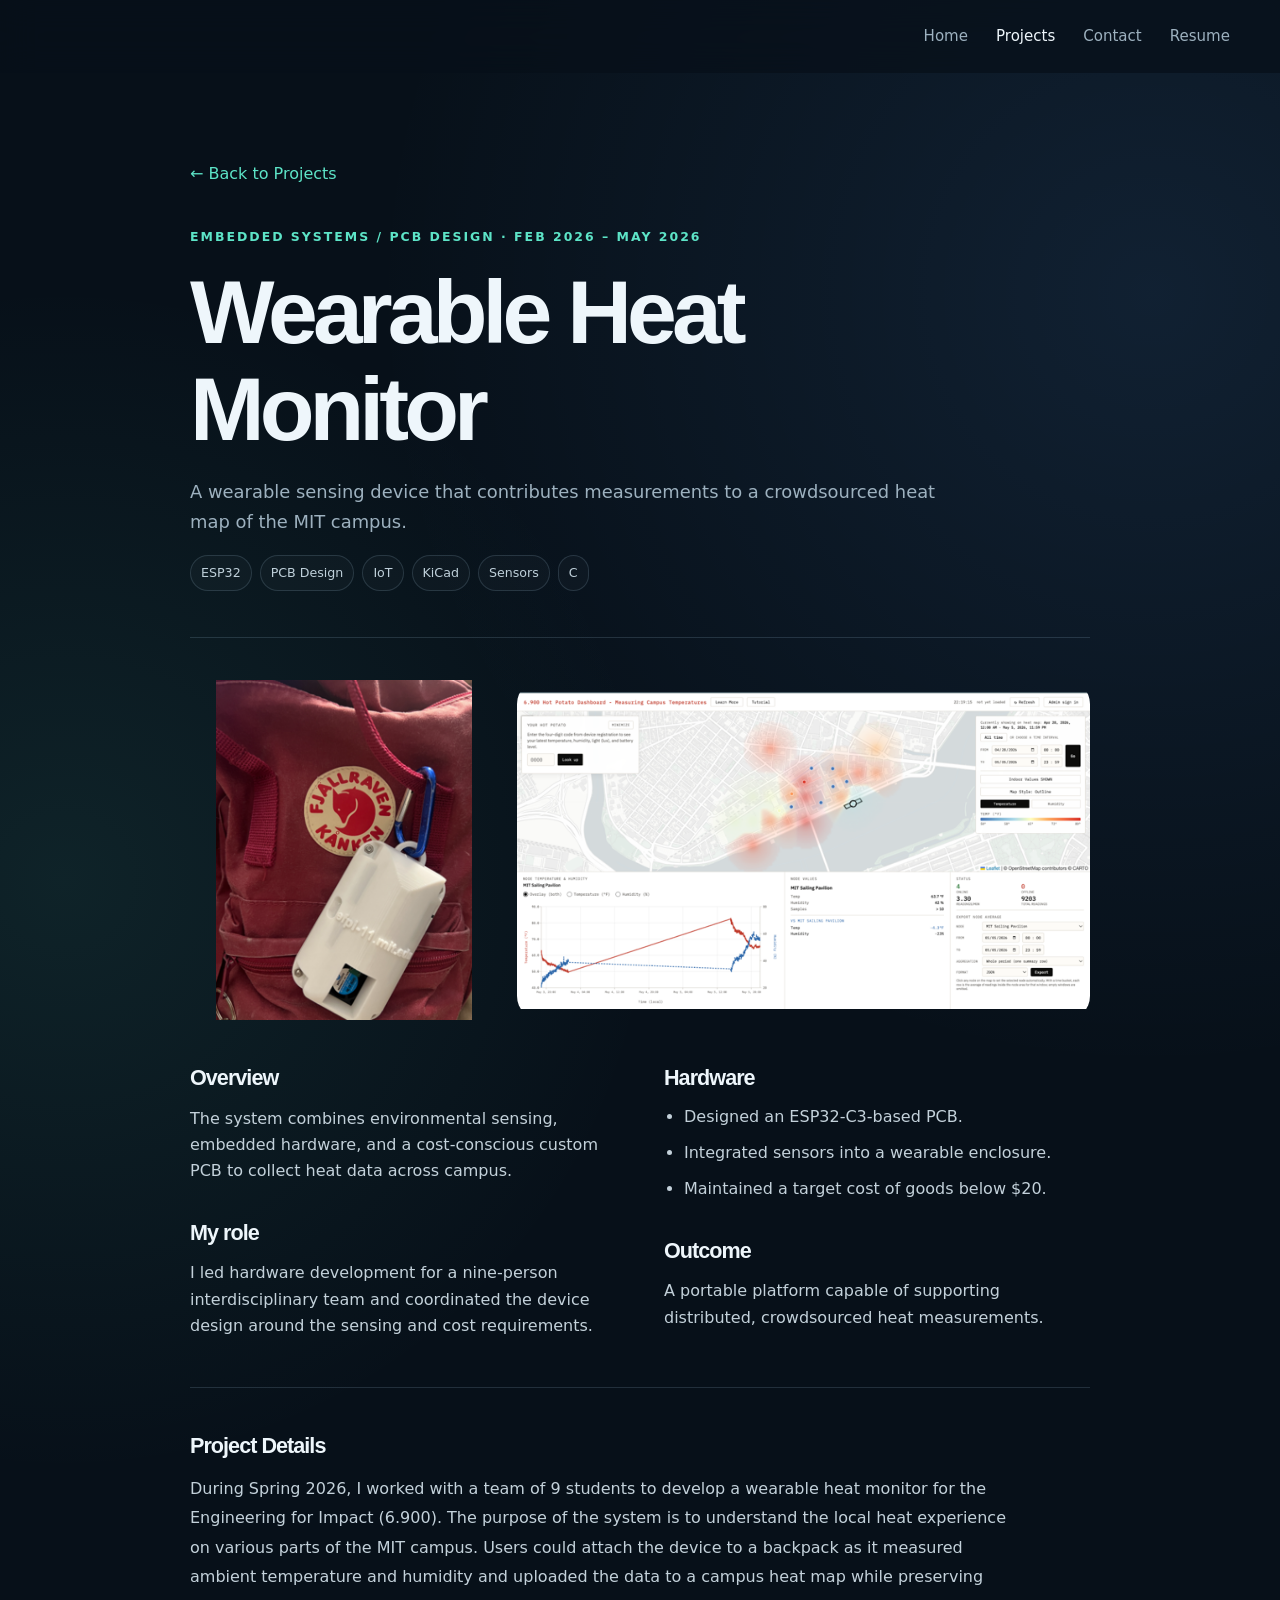
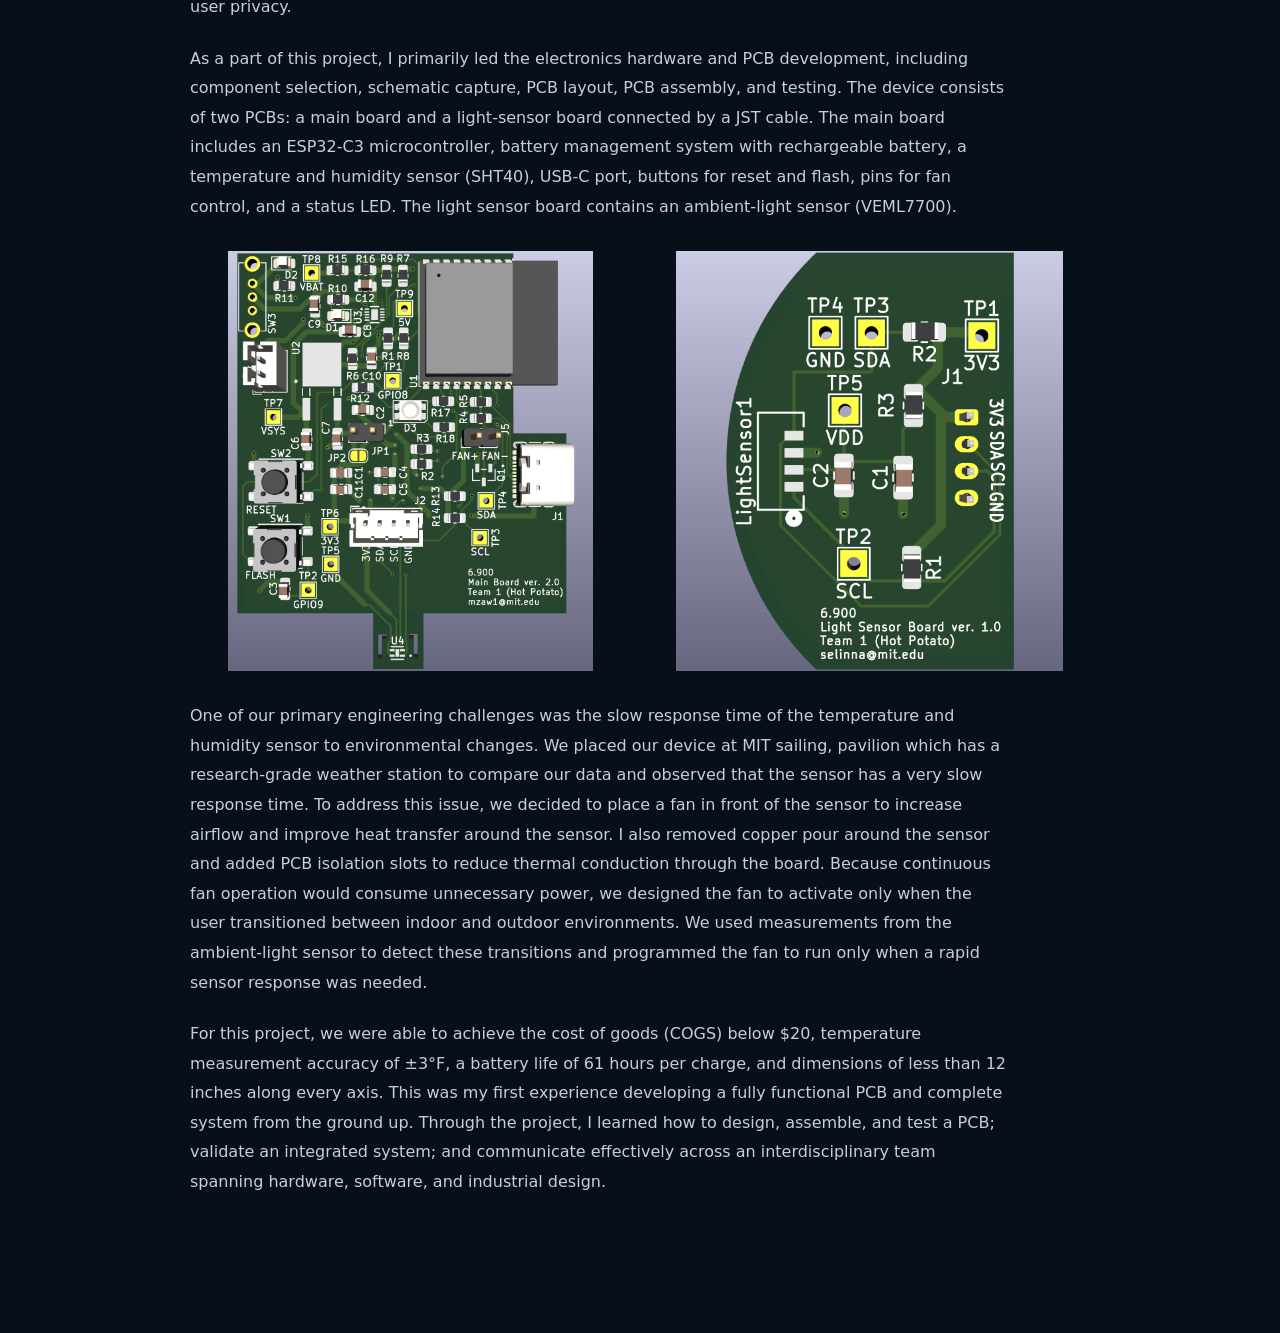
<file: wearable-heat-monitor.html>
<!DOCTYPE html>
<html lang="en">
<head>
  <meta charset="UTF-8"><meta name="viewport" content="width=device-width, initial-scale=1.0">
  <title>Wearable Heat Monitor | Min Khant Zaw</title><link rel="stylesheet" href="styles.css?v=37">
</head>
<body>
  <header class="site-header"><nav class="nav nav-simple container" aria-label="Primary navigation"><button class="nav-toggle" aria-expanded="false" aria-controls="nav-links" aria-label="Toggle navigation">☰</button><div class="nav-links" id="nav-links"><a href="index.html">Home</a><a href="projects.html" aria-current="page">Projects</a><a href="contact.html">Contact</a><a href="resume.pdf" target="_blank" rel="noopener">Resume</a></div></nav></header>
  <main class="project-detail container">
    <a class="back-link" href="projects.html">← Back to Projects</a>
    <header class="project-detail-header"><p class="eyebrow">EMBEDDED SYSTEMS / PCB DESIGN · FEB 2026 – MAY 2026</p><h1>Wearable Heat Monitor</h1><p>A wearable sensing device that contributes measurements to a crowdsourced heat map of the MIT campus.</p><div class="tags"><span>ESP32</span><span>PCB Design</span><span>IoT</span><span>KiCad</span><span>Sensors</span><span>C</span></div></header>
    <div class="project-hero-gallery">
      <figure><img src="wearable-device-backpack.png" alt="Wearable Heat Monitor attached to a backpack"></figure>
      <figure><img src="wearable-heat-map-dashboard.png" alt="Campus heat-map dashboard displaying wearable sensor measurements"></figure>
    </div>
    <div class="project-detail-grid"><div><section class="project-detail-section"><h2>Overview</h2><p>The system combines environmental sensing, embedded hardware, and a cost-conscious custom PCB to collect heat data across campus.</p></section><section class="project-detail-section"><h2>My role</h2><p>I led hardware development for a nine-person interdisciplinary team and coordinated the device design around the sensing and cost requirements.</p></section></div><div><section class="project-detail-section"><h2>Hardware</h2><ul><li>Designed an ESP32-C3-based PCB.</li><li>Integrated sensors into a wearable enclosure.</li><li>Maintained a target cost of goods below $20.</li></ul></section><section class="project-detail-section"><h2>Outcome</h2><p>A portable platform capable of supporting distributed, crowdsourced heat measurements.</p></section></div></div>
    <section class="project-detail-section project-story">
      <h2>Project Details</h2>
      <p>During Spring 2026, I worked with a team of 9 students to develop a wearable heat monitor for the Engineering for Impact (6.900). The purpose of the system is to understand the local heat experience on various parts of the MIT campus. Users could attach the device to a backpack as it measured ambient temperature and humidity and uploaded the data to a campus heat map while preserving user privacy.</p>
      <p>As a part of this project, I primarily led the electronics hardware and PCB development, including component selection, schematic capture, PCB layout, PCB assembly, and testing. The device consists of two PCBs: a main board and a light-sensor board connected by a JST cable. The main board includes an ESP32-C3 microcontroller, battery management system with rechargeable battery, a temperature and humidity sensor (SHT40), USB-C port, buttons for reset and flash, pins for fan control, and a status LED. The light sensor board contains an ambient-light sensor (VEML7700).</p>
      <div class="project-story-gallery">
        <figure><img src="wearable-main-board.png" alt="3D rendering of the Wearable Heat Monitor main PCB"></figure>
        <figure><img src="wearable-light-sensor-board.png" alt="3D rendering of the Wearable Heat Monitor light-sensor PCB"></figure>
      </div>
      <p>One of our primary engineering challenges was the slow response time of the temperature and humidity sensor to environmental changes. We placed our device at MIT sailing, pavilion which has a research-grade weather station to compare our data and observed that the sensor has a very slow response time. To address this issue, we decided to place a fan in front of the sensor to increase airflow and improve heat transfer around the sensor. I also removed copper pour around the sensor and added PCB isolation slots to reduce thermal conduction through the board. Because continuous fan operation would consume unnecessary power, we designed the fan to activate only when the user transitioned between indoor and outdoor environments. We used measurements from the ambient-light sensor to detect these transitions and programmed the fan to run only when a rapid sensor response was needed.</p>
      <p>For this project, we were able to achieve the cost of goods (COGS) below $20, temperature measurement accuracy of ±3°F, a battery life of 61 hours per charge, and dimensions of less than 12 inches along every axis. This was my first experience developing a fully functional PCB and complete system from the ground up. Through the project, I learned how to design, assemble, and test a PCB; validate an integrated system; and communicate effectively across an interdisciplinary team spanning hardware, software, and industrial design.</p>
    </section>
  </main><script src="script.js"></script>
</body></html>
</file>
<file: styles.css>
:root {
  --bg: #071019;
  --bg-soft: #0b1722;
  --panel: rgba(15, 31, 44, 0.72);
  --panel-solid: #0f1f2c;
  --text: #eef6fb;
  --muted: #9db1bf;
  --line: rgba(173, 213, 235, 0.16);
  --accent: #5de4c7;
  --accent-2: #5fa8ff;
  --max: 1180px;
  --radius: 24px;
  --shadow: 0 20px 60px rgba(0,0,0,.28);
}

* { box-sizing: border-box; }
html { scroll-behavior: smooth; }
body {
  margin: 0;
  font-family: Inter, system-ui, -apple-system, BlinkMacSystemFont, "Segoe UI", sans-serif;
  color: var(--text);
  background:
    radial-gradient(circle at 90% 10%, rgba(95,168,255,.11), transparent 27%),
    radial-gradient(circle at 5% 30%, rgba(93,228,199,.09), transparent 25%),
    var(--bg);
  line-height: 1.65;
}

a { color: inherit; text-decoration: none; }
button { font: inherit; }
.container { width: min(calc(100% - 40px), var(--max)); margin-inline: auto; }

.site-header {
  position: sticky; top: 0; z-index: 20;
  background: rgba(7,16,25,.72);
  backdrop-filter: blur(18px);
  border-bottom: 1px solid transparent;
}
.site-header.scrolled { border-bottom-color: var(--line); }
.nav { min-height: 72px; display: flex; align-items: center; justify-content: space-between; }
.nav-simple { justify-content: flex-end; }
.brand {
  width: 44px; height: 44px; display: grid; place-items: center;
  border: 1px solid var(--line); border-radius: 13px; font-family: Manrope, sans-serif;
  font-weight: 800; letter-spacing: -.05em; background: rgba(255,255,255,.03);
}
.nav-links { display: flex; gap: 28px; color: var(--muted); font-size: .94rem; }
.nav-links a:hover { color: var(--text); }
.nav-links a[aria-current="page"] { color: var(--text); }
.nav-toggle { display: none; background: none; color: var(--text); border: 0; font-size: 1.4rem; }

.hero { min-height: 700px; display: grid; grid-template-columns: 1.15fr .85fr; gap: 64px; align-items: center; padding-block: 90px 110px; }
.eyebrow { margin: 0 0 16px; color: var(--accent); font-size: .78rem; font-weight: 700; letter-spacing: .16em; }
h1,h2,h3 { font-family: Manrope, Inter, sans-serif; line-height: 1.08; margin-top: 0; }
h1 { max-width: 780px; font-size: clamp(3rem, 7vw, 5.9rem); letter-spacing: -.055em; margin-bottom: 26px; }
h2 { font-size: clamp(2.1rem, 4vw, 3.6rem); letter-spacing: -.045em; margin-bottom: 18px; }
h3 { font-size: 1.32rem; letter-spacing: -.025em; margin-bottom: 12px; }
.hero-text { max-width: 710px; color: var(--muted); font-size: 1.08rem; }
.hero-actions { display: flex; gap: 12px; margin: 34px 0 38px; flex-wrap: wrap; }
.button { display: inline-flex; min-height: 48px; align-items: center; justify-content: center; padding: 0 20px; border-radius: 14px; font-weight: 700; }
.button.primary { color: #04110e; background: var(--accent); }
.button.primary:hover { transform: translateY(-2px); }
.button.secondary { border: 1px solid var(--line); background: rgba(255,255,255,.025); }
.hero-meta { display: flex; flex-wrap: wrap; gap: 10px; }
.hero-meta span, .tags span { padding: 7px 10px; color: #bfd0da; border: 1px solid var(--line); border-radius: 999px; font-size: .79rem; background: rgba(255,255,255,.025); }

.hero-panel { display: flex; justify-content: center; align-items: center; }
.profile-card {
  margin: 0;
  width: min(100%, 340px);
  padding: 10px;
  border: 1px solid var(--line);
  border-radius: 32px;
  background: linear-gradient(145deg, rgba(19,43,58,.88), rgba(8,20,29,.8));
  box-shadow: var(--shadow);
}
.profile-card img {
  display: block;
  width: 100%;
  height: auto;
  object-fit: contain;
  border-radius: 23px;
}
.focus-strip {
  max-width: 710px;
  display: grid;
  grid-template-columns: 110px 1fr;
  gap: 20px;
  margin-top: 30px;
  padding: 20px 22px;
  border: 1px solid var(--line);
  border-radius: 18px;
  background: rgba(255,255,255,.025);
  color: inherit;
  text-decoration: none;
}
.focus-strip:hover { border-color:rgba(93,228,199,.34); transform:translateY(-2px); }
.focus-strip:focus-visible { outline:2px solid var(--accent); outline-offset:4px; }
.focus-label {
  color: var(--accent);
  font-size: .74rem;
  font-weight: 700;
  letter-spacing: .1em;
  text-transform: uppercase;
}
.focus-strip strong { display: block; font-family: Manrope, Inter, sans-serif; }
.focus-strip p { margin: 5px 0 0; color: var(--muted); font-size: .9rem; }
.focus-button { margin-top:16px; min-height:42px; padding-inline:17px; font-size:.88rem; }

.signal-card { padding: 28px; border: 1px solid var(--line); border-radius: 30px; background: linear-gradient(145deg, rgba(19,43,58,.88), rgba(8,20,29,.8)); box-shadow: var(--shadow); transform: rotate(1.5deg); }
.signal-header { display: flex; justify-content: space-between; gap: 20px; color: var(--muted); font-size: .78rem; text-transform: uppercase; letter-spacing: .08em; }
.status-dot { color: var(--accent); }
.signal-card h2 { margin: 60px 0 12px; font-size: 2rem; }
.signal-card p { color: var(--muted); }
.signal-grid { display: grid; grid-template-columns: 1fr 1fr; border-top: 1px solid var(--line); margin-top: 34px; }
.signal-grid div { padding: 18px 10px 0 0; }
.signal-grid strong, .signal-grid span { display: block; }
.signal-grid strong { font-size: .75rem; color: var(--muted); text-transform: uppercase; }
.signal-grid span { font-size: .9rem; margin-top: 3px; }

.section { padding-block: 105px; }
.page-hero { padding-block: 100px 50px; border-bottom: 1px solid var(--line); }
.page-hero h1 { font-size: clamp(3.5rem, 8vw, 6.6rem); margin-bottom: 20px; }
.page-hero > p:last-child { max-width: 760px; margin: 0; color: var(--muted); font-size: 1.08rem; }
.page-section { padding-top: 70px; }
.section-heading { max-width: 720px; margin-bottom: 46px; }
.section-heading > p:last-child { color: var(--muted); margin-bottom: 0; }
.project-grid { display: grid; grid-template-columns: repeat(2, minmax(0,1fr)); gap: 22px; }
.project-card { position:relative; overflow: hidden; border: 1px solid var(--line); border-radius: var(--radius); background: var(--panel); box-shadow: 0 8px 30px rgba(0,0,0,.13); }
.project-card:hover { border-color: rgba(93,228,199,.34); transform: translateY(-4px); }
.project-card, .button { transition: .24s ease; }
.project-card.featured { grid-column: 1 / -1; display: grid; grid-template-columns: .92fr 1.08fr; }
.project-visual { position: relative; min-height: 250px; overflow: hidden; border-bottom: 1px solid var(--line); background: #0b1722; }
.featured .project-visual { min-height: 100%; border-bottom: 0; border-right: 1px solid var(--line); }
.project-image img { position:absolute; inset:0; display:block; width:100%; height:100%; object-fit:contain; }
.heat-cover { background:#111821; }
.rheyo-cover { background:#000; }
.project-content { padding: 28px; }
.project-topline { display: flex; justify-content: space-between; gap: 20px; margin-bottom: 18px; color: var(--muted); font-size: .75rem; text-transform: uppercase; letter-spacing: .08em; }
.project-content > p { color: var(--muted); }
.project-content ul { padding-left: 19px; color: #c3d1da; }
.project-content h3 a { color:inherit; text-decoration:none; }
.project-content h3 a::after { content:""; position:absolute; inset:0; z-index:3; }
.project-content h3 a:focus-visible::after { outline:2px solid var(--accent); outline-offset:-4px; border-radius:var(--radius); }
.tags { display: flex; flex-wrap: wrap; gap: 8px; margin-top: 22px; }
.project-actions { margin-top:22px; }
.project-actions .button { position:relative; z-index:4; min-height:42px; padding-inline:17px; font-size:.88rem; text-decoration:none; }

.project-detail { max-width:900px; padding-top:88px; padding-bottom:100px; }
.project-detail .back-link { display:inline-flex; margin-bottom:40px; color:var(--accent); text-decoration:none; }
.project-detail .back-link:hover { text-decoration:underline; }
.project-detail-header { padding-bottom:46px; border-bottom:1px solid var(--line); }
.project-detail-header h1 { max-width:850px; margin-bottom:20px; }
.project-detail-header > p:last-of-type { max-width:760px; color:var(--muted); font-size:1.12rem; }
.project-hero-gallery { display:grid; grid-template-columns:.7fr 1.3fr; gap:18px; margin-top:42px; }
.project-hero-gallery figure { display:grid; place-items:center; min-width:0; margin:0; padding:0; border:0; border-radius:var(--radius); background:transparent; overflow:hidden; }
.project-hero-gallery img { display:block; width:100%; height:340px; object-fit:contain; }
.project-detail-grid { display:grid; grid-template-columns:1fr 1fr; gap:48px; padding-top:46px; }
.project-detail-section { margin-bottom:36px; }
.project-detail-section h2 { margin-bottom:14px; font-size:1.35rem; }
.project-detail-section p, .project-detail-section li { color:#c3d1da; }
.project-detail-section ul { margin:0; padding-left:20px; }
.project-detail-section li + li { margin-top:10px; }
.project-detail .tags { margin-top:16px; }
.project-story { margin-top:12px; padding-top:46px; border-top:1px solid var(--line); }
.project-story p { max-width:820px; line-height:1.85; }
.project-story p + p { margin-top:22px; }
.project-story-gallery { display:grid; grid-template-columns:1fr 1fr; gap:18px; margin:30px 0; }
.project-story-gallery figure { display:grid; place-items:center; min-width:0; margin:0; padding:0; border:0; border-radius:var(--radius); background:transparent; overflow:hidden; }
.project-story-gallery img { display:block; width:100%; height:420px; object-fit:contain; }
.project-story-image { margin:30px 0; }
.project-story-image img { display:block; width:100%; height:auto; border:1px solid var(--line); border-radius:var(--radius); }

/* Project illustrations */
.radar-visual { min-height: 380px; background: radial-gradient(circle at 50% 50%, #102b32, #08131c 68%); }
.radar-ring { position: absolute; left: 50%; top: 50%; border: 1px solid rgba(93,228,199,.27); border-radius: 50%; transform: translate(-50%,-50%); }
.ring-1 { width: 120px; height: 120px; } .ring-2 { width: 220px; height: 220px; } .ring-3 { width: 330px; height: 330px; }
.radar-sweep { position: absolute; left: 50%; top: 50%; width: 44%; height: 2px; transform-origin: left center; background: linear-gradient(90deg, var(--accent), transparent); animation: sweep 5s linear infinite; }
.radar-target { position: absolute; width: 9px; height: 9px; border-radius: 50%; background: var(--accent); box-shadow: 0 0 16px var(--accent); }
.target-1 { top: 31%; right: 25%; } .target-2 { bottom: 26%; left: 31%; }
@keyframes sweep { to { transform: rotate(360deg); } }

.heat-visual { background: linear-gradient(145deg,#0f1728,#122331); }
.heat-map { position:absolute; inset:0; background: radial-gradient(circle at 20% 25%, rgba(95,168,255,.55), transparent 16%), radial-gradient(circle at 68% 65%, rgba(93,228,199,.5), transparent 18%), radial-gradient(circle at 44% 45%, rgba(255,149,89,.38), transparent 14%); filter: blur(2px); }
.device-chip { position:absolute; right:28px; bottom:28px; padding:20px 24px; border:1px solid rgba(255,255,255,.16); border-radius:16px; background:#111f29; font-weight:700; box-shadow: 0 12px 30px rgba(0,0,0,.3); }
.cpu-visual { display:grid; place-items:center; background-image: linear-gradient(rgba(255,255,255,.035) 1px, transparent 1px), linear-gradient(90deg, rgba(255,255,255,.035) 1px, transparent 1px); background-size:32px 32px; }
.cpu-core { z-index:2; display:grid; place-items:center; width:105px; height:105px; border:1px solid rgba(95,168,255,.48); border-radius:20px; background:#102133; box-shadow:0 0 45px rgba(95,168,255,.12); font-weight:800; }
.trace { position:absolute; background:rgba(95,168,255,.45); } .t1,.t2{height:2px;width:35%;}.t1{left:0;top:40%;}.t2{right:0;bottom:40%;}.t3,.t4{width:2px;height:33%;}.t3{top:0;left:40%;}.t4{bottom:0;right:40%;}
.robot-visual { perspective: 400px; background: linear-gradient(#0e2230,#08121a); }
.road { position:absolute; left:22%; right:22%; top:0; bottom:-20%; background:#182630; transform: rotateX(52deg); transform-origin:top; }
.lane { position:absolute; top:0; bottom:-20%; width:3px; background:rgba(255,255,255,.55); transform:rotateX(52deg); transform-origin:top; }.lane.left{left:39%;}.lane.right{right:39%;}
.robot { position:absolute; left:50%; bottom:45px; transform:translateX(-50%); font-size:2.6rem; color:var(--accent); text-shadow:0 0 20px rgba(93,228,199,.5); }
.analog-visual { display:grid; place-items:center; padding:28px; color:var(--accent-2); background:linear-gradient(145deg,#101c28,#0b151e); }
.analog-visual svg { width:100%; max-height:190px; }
.display-visual { background:linear-gradient(135deg,#09131d,#122230); }
.screen { position:absolute; left:10%; top:14%; width:42%; height:67%; border:4px solid #1d3341; border-radius:14px; background:linear-gradient(160deg,#204463,#102231); display:grid; place-items:center; box-shadow:0 20px 35px rgba(0,0,0,.25); }
.board { position:absolute; right:9%; top:30%; width:30%; height:40%; border:1px solid rgba(93,228,199,.4); background:#14352f; border-radius:12px; display:grid; place-items:center; font-size:.8rem; }
.cable { position:absolute; left:50%; right:35%; top:49%; height:8px; background:#c0ac7b; transform:rotate(-5deg); }

.timeline { border-top: 1px solid var(--line); }
.timeline-item { display: grid; grid-template-columns: 190px 1fr; gap: 32px; padding: 30px 0; border-bottom: 1px solid var(--line); }
.timeline-date { color: var(--accent); font-size: .9rem; font-weight: 600; }
.timeline-item h3 { margin-bottom: 6px; }
.timeline-item p { color: var(--muted); margin: 0; }

.split-section { display:grid; grid-template-columns:.82fr 1.18fr; gap:80px; align-items:start; }
.split-section .section-heading { position:sticky; top:110px; }
.about-copy > p { color:var(--muted); font-size:1.05rem; }
.skills { margin-top:38px; border-top:1px solid var(--line); }
.skills div { padding:19px 0; border-bottom:1px solid var(--line); display:grid; grid-template-columns:120px 1fr; gap:20px; }
.skills span { color:var(--muted); }
.skills-section .section-heading { margin-bottom: 18px; }
.skills-section .skills { margin-top: 0; }

.contact-section { margin-top:70px; border-top:1px solid var(--line); border-bottom:1px solid var(--line); background:linear-gradient(100deg,rgba(93,228,199,.08),rgba(95,168,255,.06)); }
.contact-inner { padding-block:95px; text-align:center; }
.contact-inner h2 { max-width:780px; margin-inline:auto; }
.contact-inner h1 { max-width:900px; margin-inline:auto; font-size:clamp(3rem,7vw,5.8rem); }
.contact-inner > p:not(.eyebrow) { color:var(--muted); }
.contact-links { display:flex; justify-content:center; flex-wrap:wrap; gap:12px; margin-top:30px; }
.contact-links a { padding:10px 14px; border:1px solid var(--line); border-radius:12px; }
.contact-links a:hover { border-color:rgba(93,228,199,.45); }
.contact-page { min-height:calc(100vh - 72px); display:grid; align-items:center; }
.standalone-contact { width:100%; margin-top:0; }
.footer { min-height:110px; display:flex; align-items:center; justify-content:space-between; gap:20px; color:var(--muted); font-size:.84rem; }

.reveal { opacity:0; transform:translateY(16px); transition:opacity .65s ease, transform .65s ease; }
.reveal.visible { opacity:1; transform:none; }

@media (max-width: 900px) {
  .hero { grid-template-columns:1fr; min-height:auto; gap:36px; padding-top:75px; }
  .hero-panel { max-width:600px; }
  .project-grid { grid-template-columns:1fr; }
  .project-card.featured { grid-column:auto; grid-template-columns:1fr; }
  .featured .project-visual { border-right:0; border-bottom:1px solid var(--line); min-height:300px; }
  .split-section { grid-template-columns:1fr; gap:12px; }
  .split-section .section-heading { position:static; }
  .project-detail-grid { grid-template-columns:1fr; gap:0; }
  .project-hero-gallery { grid-template-columns:1fr; }
  .project-hero-gallery img { height:auto; max-height:420px; }
  .project-story-gallery { grid-template-columns:1fr; }
  .project-story-gallery img { height:auto; max-height:520px; }
}

@media (max-width: 680px) {
  .container { width:min(calc(100% - 28px),var(--max)); }
  .nav-toggle { display:block; }
  .nav-links { display:none; position:absolute; top:72px; left:14px; right:14px; padding:18px; flex-direction:column; gap:15px; border:1px solid var(--line); border-radius:16px; background:#0b1722; box-shadow:var(--shadow); }
  .nav-links.open { display:flex; }
  .hero { padding-block:64px 80px; }
  .page-hero { padding-block:70px 38px; }
  h1 { font-size:clamp(2.8rem,14vw,4.2rem); }
  .section { padding-block:78px; }
  .timeline-item { grid-template-columns:1fr; gap:6px; }
  .skills div { grid-template-columns:1fr; gap:5px; }
  .focus-strip { grid-template-columns: 1fr; gap: 8px; }
  .footer { flex-direction:column; justify-content:center; align-items:flex-start; padding-block:28px; }
}

@media (prefers-reduced-motion: reduce) {
  html { scroll-behavior:auto; }
  *, *::before, *::after { animation-duration:.01ms !important; animation-iteration-count:1 !important; transition-duration:.01ms !important; }
  .reveal { opacity:1; transform:none; }
}
</file>
